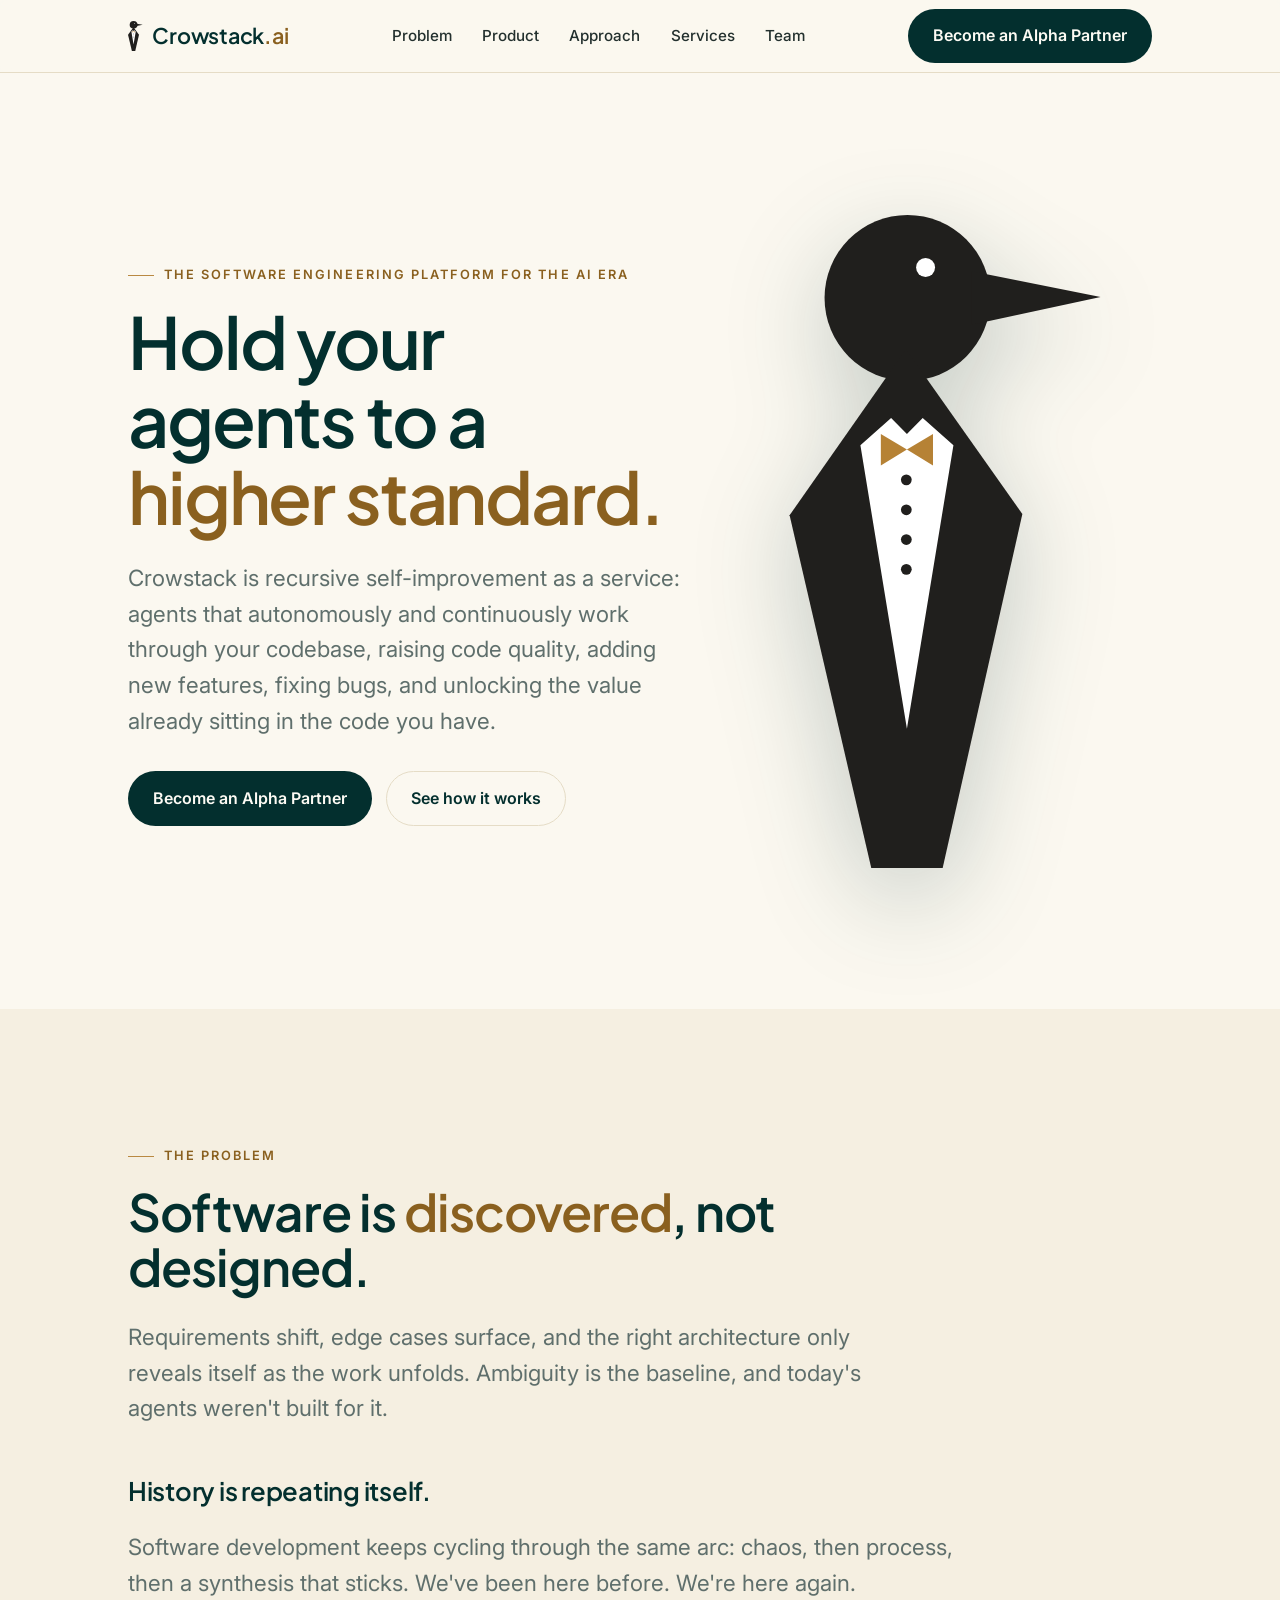
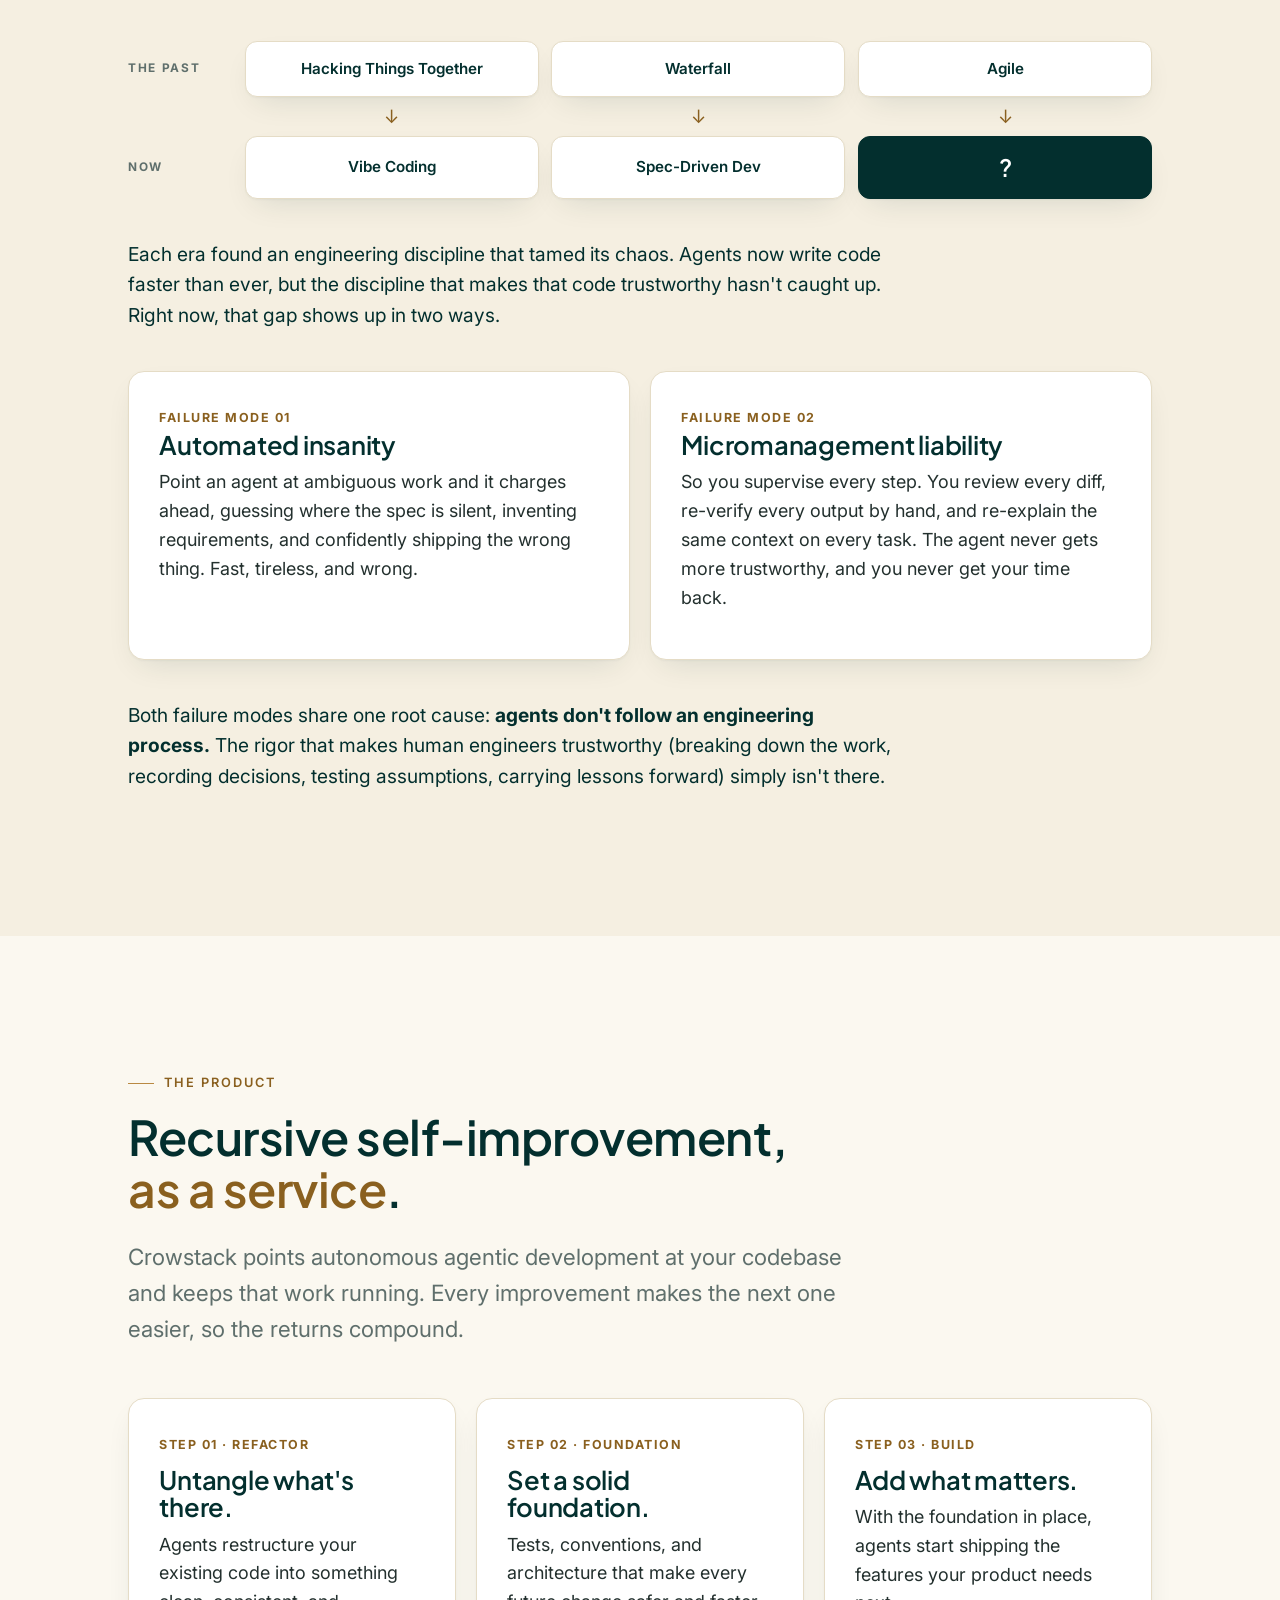
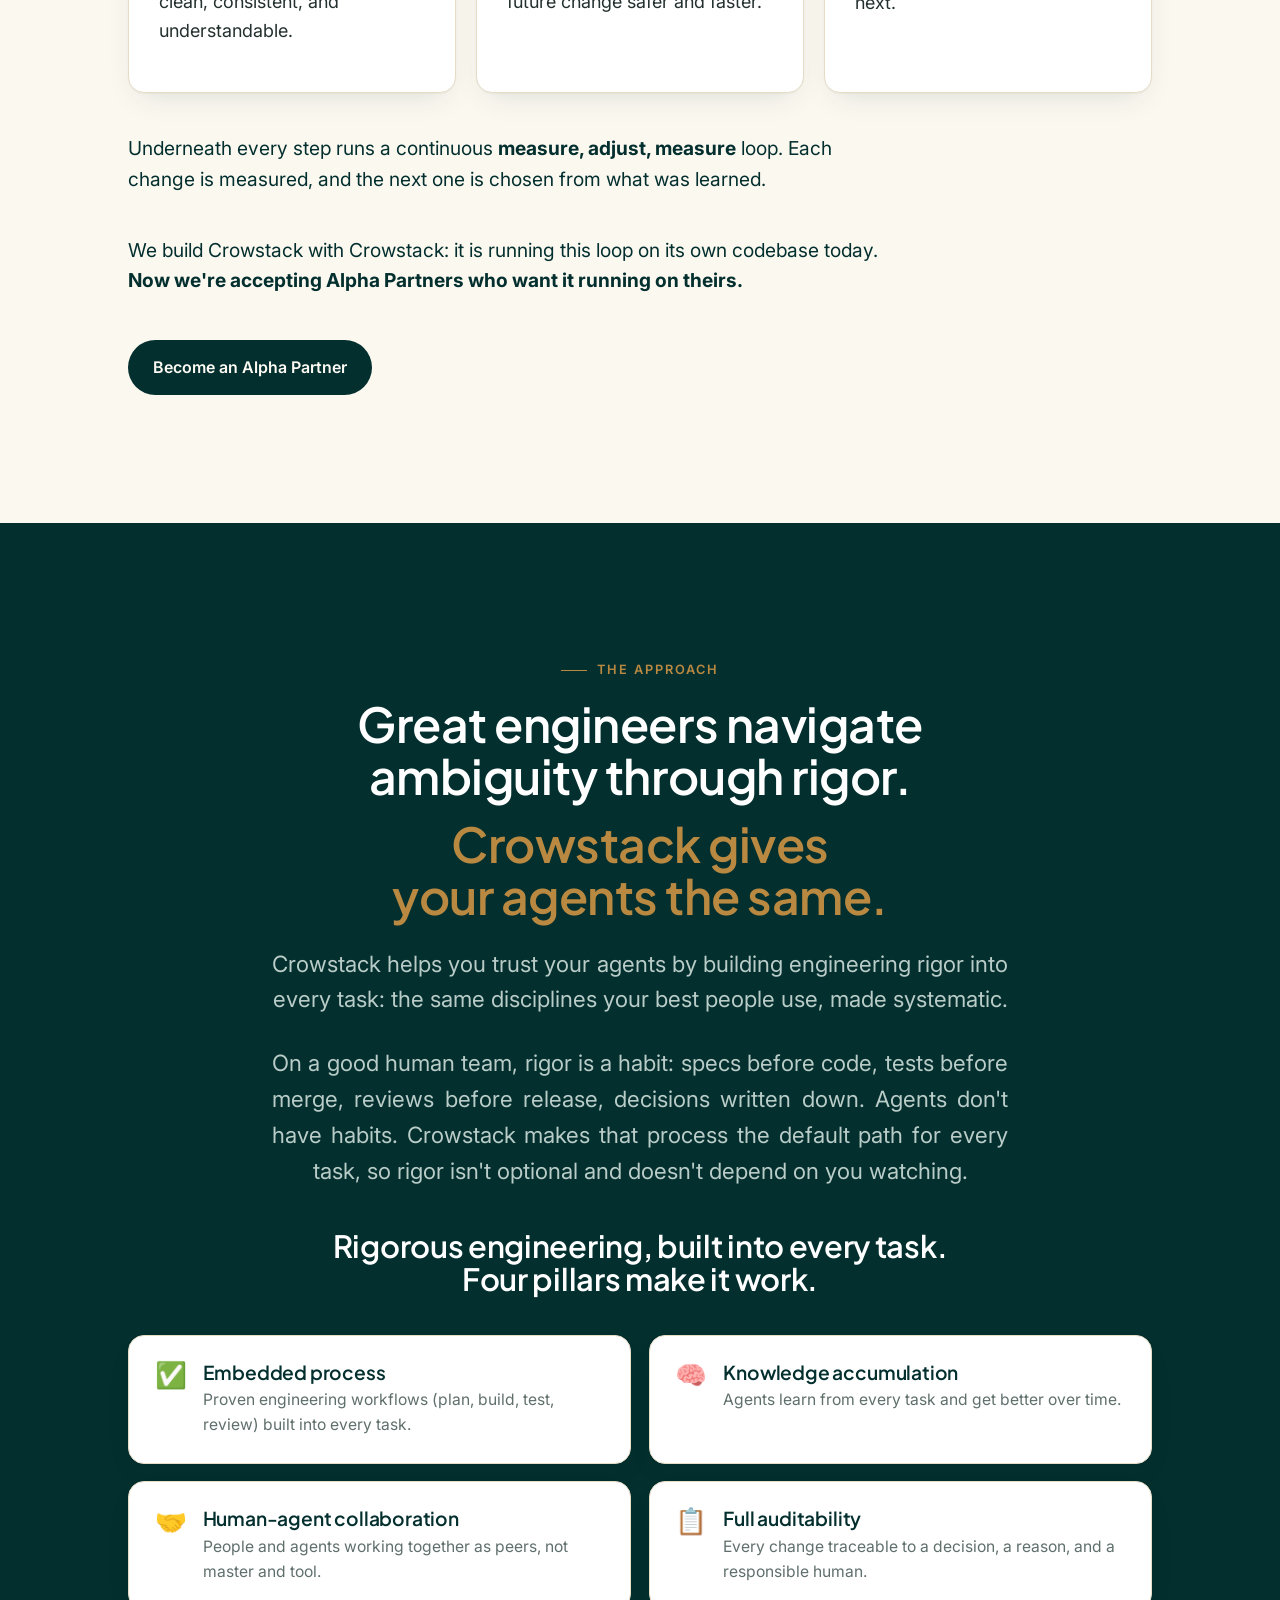
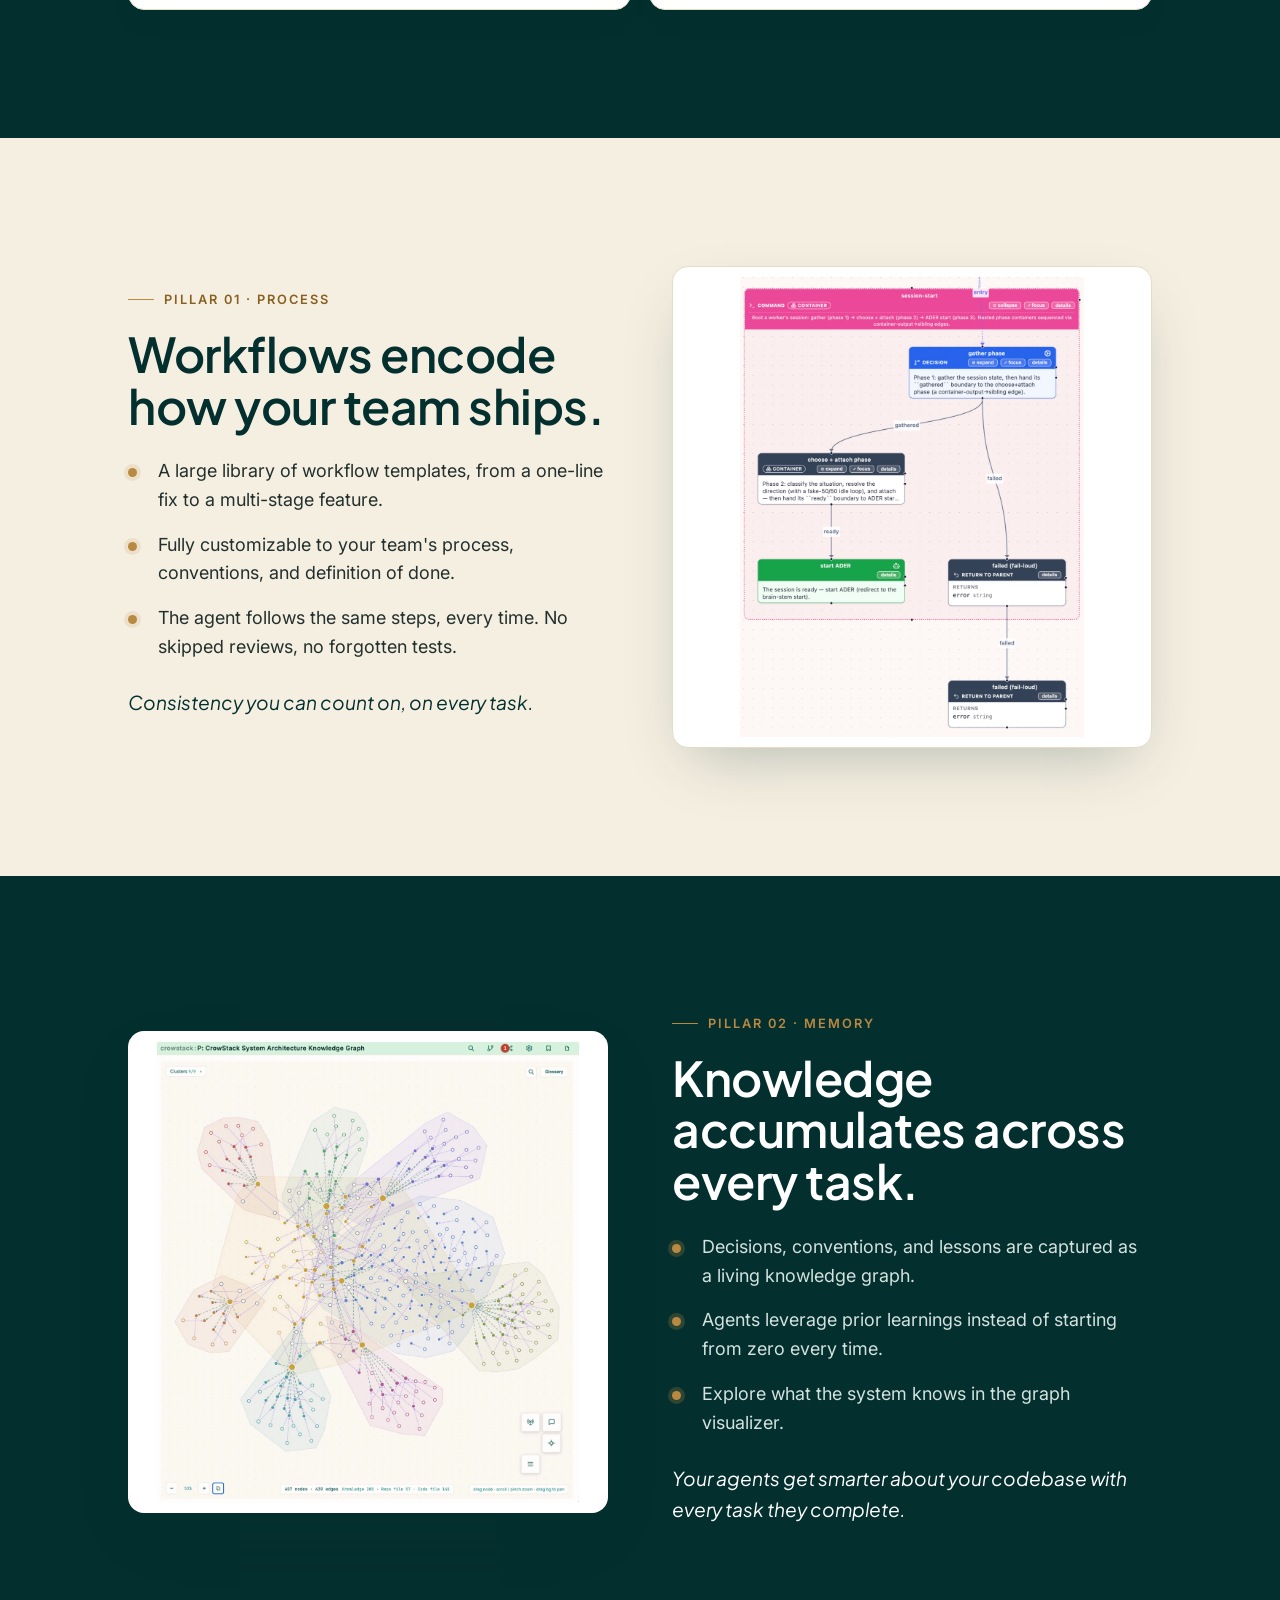
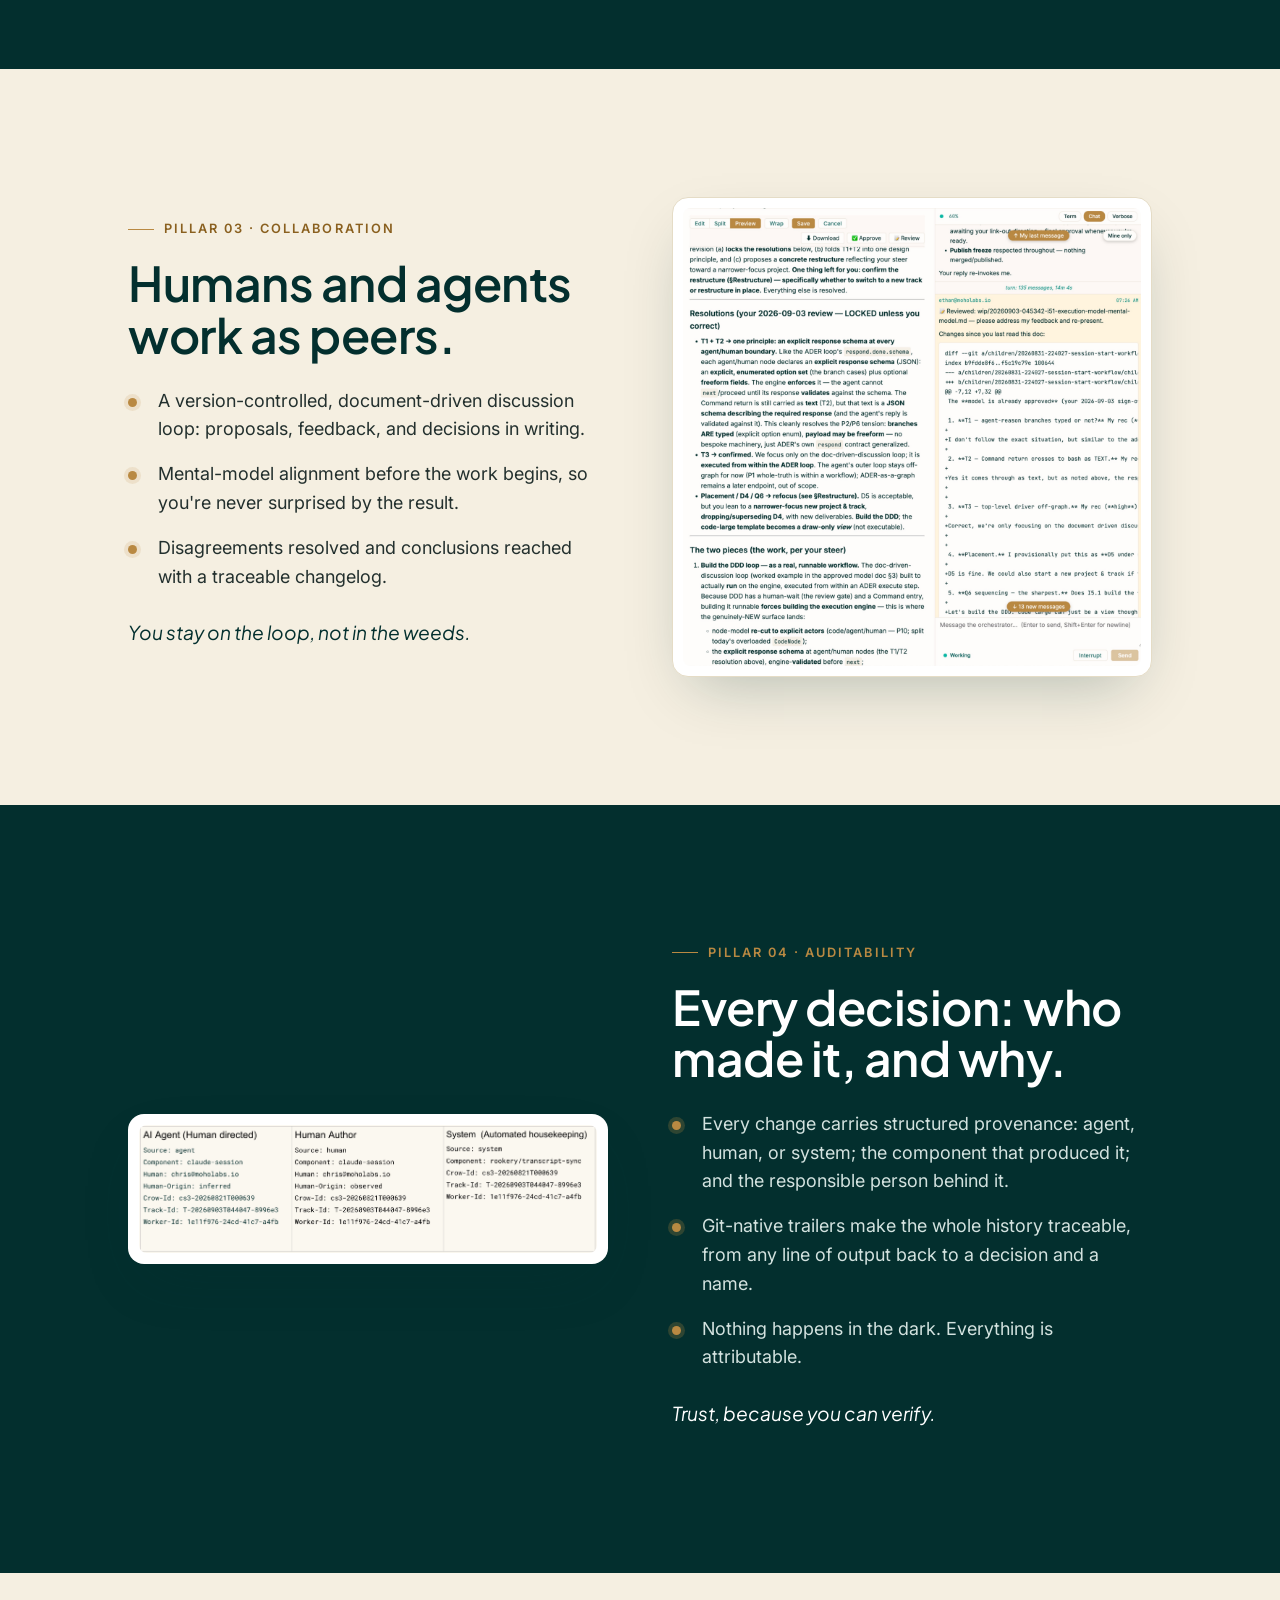
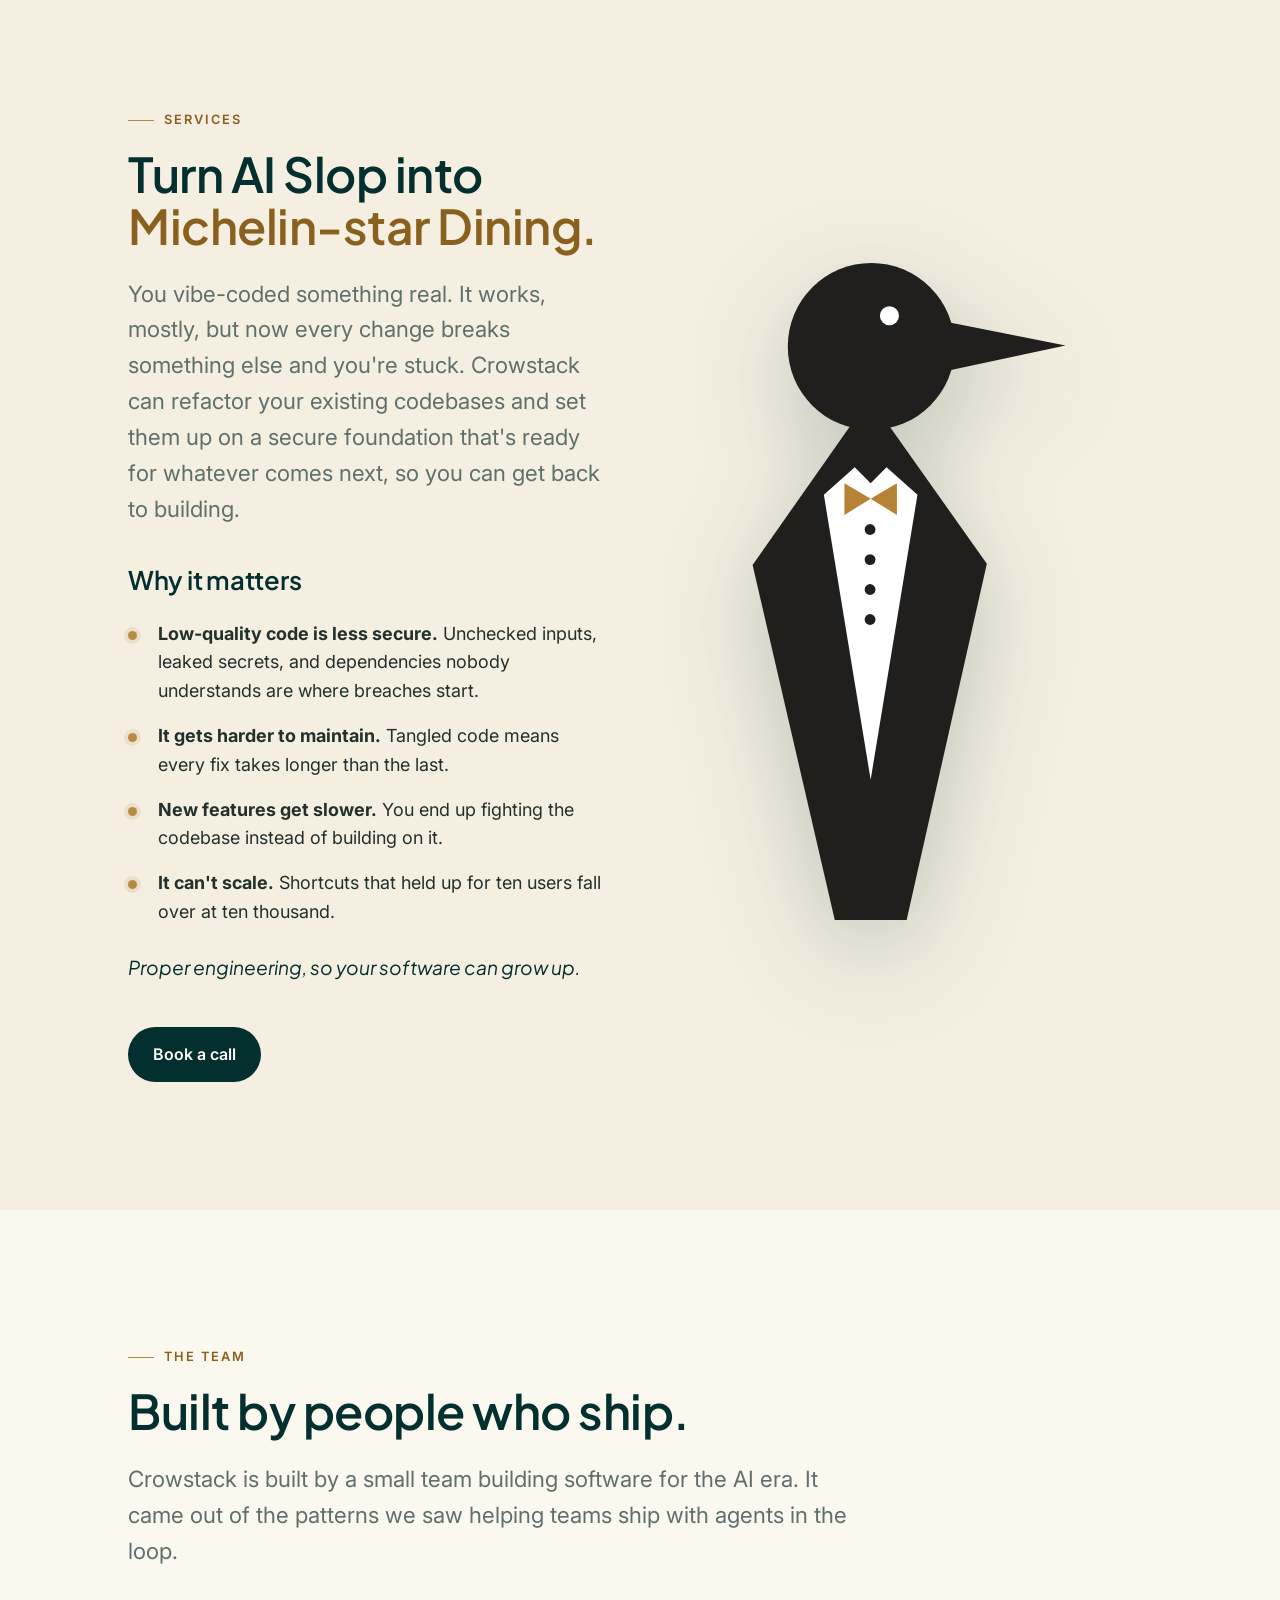
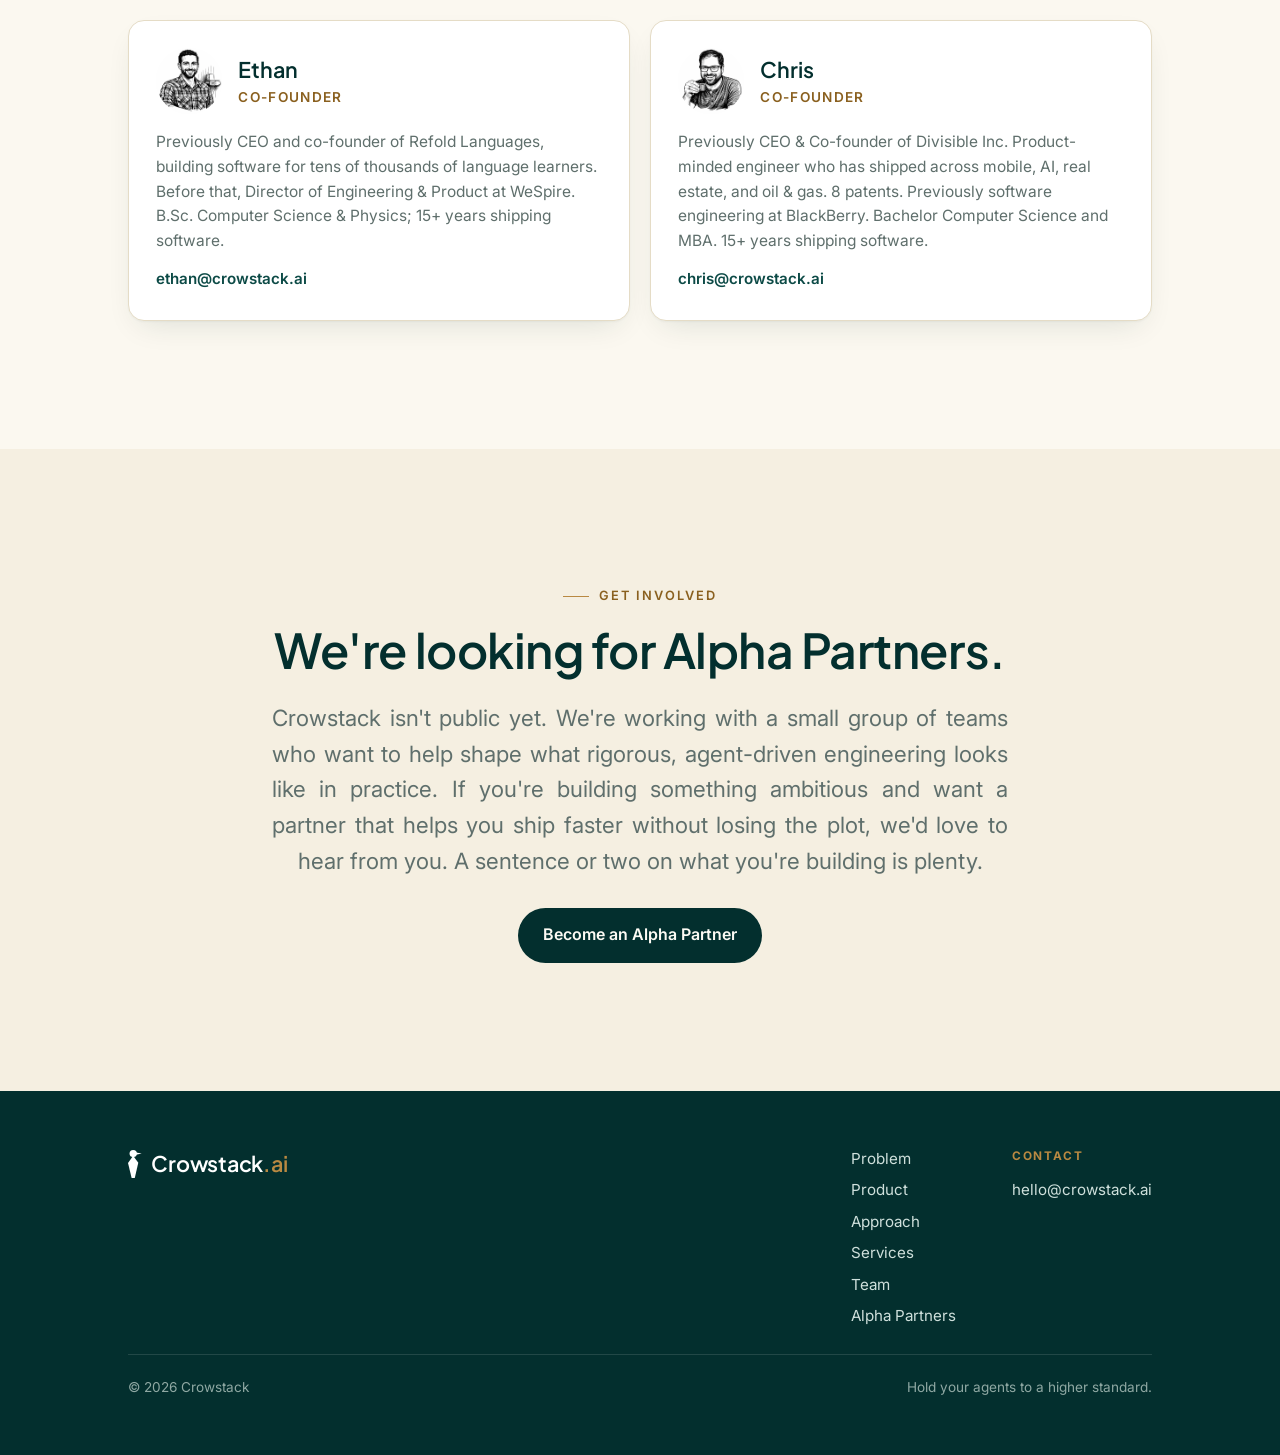
<file: index.html>
<!DOCTYPE html>
<html lang="en">
<head>
<meta charset="utf-8">
<meta name="viewport" content="width=device-width, initial-scale=1">
<title>Crowstack: Hold your agents to a higher standard</title>
<meta name="description" content="Crowstack is recursive self-improvement as a service: agents that continuously improve your codebase, raising code quality, adding features, and fixing bugs.">
<link rel="icon" href="favicon.ico">
<link rel="preconnect" href="https://fonts.googleapis.com">
<link rel="preconnect" href="https://fonts.gstatic.com" crossorigin>
<link href="https://fonts.googleapis.com/css2?family=Plus+Jakarta+Sans:ital,wght@0,400..700;1,400..700&family=Inter:wght@400;500;600;700&display=swap" rel="stylesheet">
<link rel="stylesheet" href="styles.css?v=20261105-1">
</head>
<body>

<!-- ===================== NAV ===================== -->
<header class="nav">
  <div class="container nav__inner">
    <a class="brand" href="#top">
      <img src="assets/crowstack-crow-gold-tie.svg" alt="Crowstack">
      <span>Crowstack<span class="dot">.ai</span></span>
    </a>
    <nav class="nav__links">
      <a href="#problem">Problem</a>
      <a href="#product">Product</a>
      <a href="#approach">Approach</a>
      <a href="#services">Services</a>
      <a href="#team">Team</a>
    </nav>
    <div class="nav__cta">
      <a class="btn btn-primary" href="https://docs.google.com/forms/d/e/1FAIpQLSdmD4PJmf8b31ppIlkDdVVbt7W2wil2nHHQWsM85WrEWb5RtA/viewform" target="_blank" rel="noopener">Become an Alpha Partner</a>
    </div>
  </div>
</header>

<main id="top">

  <!-- ===================== HERO ===================== -->
  <section class="hero">
    <div class="container hero__grid">
      <div class="hero__copy">
        <p class="eyebrow">The software engineering platform for the AI era</p>
        <h1 class="hero__title">Hold your agents to a <span class="accent-gold">higher standard.</span></h1>
        <p class="lede hero__sub">Crowstack is recursive self-improvement as a service: agents that autonomously and continuously work through your codebase, raising code quality, adding new features, fixing bugs, and unlocking the value already sitting in the code you have.</p>
        <div class="hero__actions">
          <a class="btn btn-primary" href="https://docs.google.com/forms/d/e/1FAIpQLSdmD4PJmf8b31ppIlkDdVVbt7W2wil2nHHQWsM85WrEWb5RtA/viewform" target="_blank" rel="noopener">Become an Alpha Partner</a>
          <a class="btn btn-ghost" href="#problem">See how it works</a>
        </div>
      </div>
      <div class="hero__art">
        <img src="assets/crowstack-crow-gold-tie.svg" alt="The Crowstack crow butler">
      </div>
    </div>
  </section>

  <!-- ===================== PROBLEM ===================== -->
  <section class="section section--alt anchor" id="problem">
    <div class="container">
      <div class="section-head">
        <p class="eyebrow">The problem</p>
        <h2 class="lead-line">Software is <span class="accent">discovered</span>, not designed.</h2>
        <p class="lede">Requirements shift, edge cases surface, and the right architecture only reveals itself as the work unfolds. Ambiguity is the baseline, and today's agents weren't built for it.</p>
      </div>

      <div class="subsection">
        <h3 class="h3 history-title">History is repeating itself.</h3>
        <p class="lede">Software development keeps cycling through the same arc: chaos, then process, then a synthesis that sticks. We've been here before. We're here again.</p>
        <div class="timeline">
          <div class="tl-row">
            <span class="tl-label">The past</span>
            <span class="chip">Hacking Things Together</span>
            <span class="chip">Waterfall</span>
            <span class="chip">Agile</span>
          </div>
          <div class="tl-arrows" aria-hidden="true"><span></span><span>&#8595;</span><span>&#8595;</span><span>&#8595;</span></div>
          <div class="tl-row">
            <span class="tl-label">Now</span>
            <span class="chip">Vibe Coding</span>
            <span class="chip">Spec-Driven Dev</span>
            <span class="chip chip-q">?</span>
          </div>
        </div>
        <p class="rootcause">Each era found an engineering discipline that tamed its chaos. Agents now write code faster than ever, but the discipline that makes that code trustworthy hasn't caught up. Right now, that gap shows up in two ways.</p>
      </div>

      <div class="failure-grid">
        <div class="fcard">
          <span class="tag">Failure mode 01</span>
          <h3 class="h3">Automated insanity</h3>
          <p>Point an agent at ambiguous work and it charges ahead, guessing where the spec is silent, inventing requirements, and confidently shipping the wrong thing. Fast, tireless, and wrong.</p>
        </div>
        <div class="fcard">
          <span class="tag">Failure mode 02</span>
          <h3 class="h3">Micromanagement liability</h3>
          <p>So you supervise every step. You review every diff, re-verify every output by hand, and re-explain the same context on every task. The agent never gets more trustworthy, and you never get your time back.</p>
        </div>
      </div>

      <p class="rootcause">Both failure modes share one root cause: <strong>agents don't follow an engineering process.</strong> The rigor that makes human engineers trustworthy (breaking down the work, recording decisions, testing assumptions, carrying lessons forward) simply isn't there.</p>
    </div>
  </section>

  <!-- ===================== PRODUCT ===================== -->
  <section class="section anchor" id="product">
    <div class="container">
      <div class="section-head">
        <p class="eyebrow">The product</p>
        <h2 class="h2">Recursive self-improvement, <span class="accent nowrap">as a service</span>.</h2>
        <p class="lede">Crowstack points autonomous agentic development at your codebase and keeps that work running. Every improvement makes the next one easier, so the returns compound.</p>
      </div>

      <div class="step-grid">
        <div class="fcard">
          <span class="tag">Step 01 · Refactor</span>
          <h3 class="h3">Untangle what's there.</h3>
          <p>Agents restructure your existing code into something clean, consistent, and understandable.</p>
        </div>
        <div class="fcard">
          <span class="tag">Step 02 · Foundation</span>
          <h3 class="h3">Set a solid foundation.</h3>
          <p>Tests, conventions, and architecture that make every future change safer and faster.</p>
        </div>
        <div class="fcard">
          <span class="tag">Step 03 · Build</span>
          <h3 class="h3">Add what matters.</h3>
          <p>With the foundation in place, agents start shipping the features your product needs next.</p>
        </div>
      </div>

      <div class="loop">
        <p class="rootcause">Underneath every step runs a continuous <strong>measure, adjust, measure</strong> loop. Each change is measured, and the next one is chosen from what was learned.</p>
      </div>

      <p class="rootcause">We build Crowstack with Crowstack: it is running this loop on its own codebase today. <strong>Now we're accepting Alpha Partners who want it running on theirs.</strong></p>
      <a class="btn btn-primary product__cta" href="https://docs.google.com/forms/d/e/1FAIpQLSdmD4PJmf8b31ppIlkDdVVbt7W2wil2nHHQWsM85WrEWb5RtA/viewform" target="_blank" rel="noopener">Become an Alpha Partner</a>
    </div>
  </section>

  <!-- ===================== SOLUTION / PROMISE ===================== -->
  <section class="section section--ink anchor" id="approach">
    <div class="container">
      <div class="section-head center section-head--flush">
        <p class="eyebrow">The approach</p>
        <h2 class="h2">Great engineers navigate ambiguity through rigor.<br><span class="accent-gold approach-line2">Crowstack gives<br>your agents the same.</span></h2>
        <p class="lede">Crowstack helps you trust your agents by building engineering rigor into every task: the same disciplines your best people use, made systematic.</p>
      </div>

      <div class="solution-block">
        <p class="lede solution-lede">On a good human team, rigor is a habit: specs before code, tests before merge, reviews before release, decisions written down. Agents don't have habits. Crowstack makes that process the default path for every task, so rigor isn't optional and doesn't depend on you watching.</p>
      </div>

      <div class="pillars-intro">
        <h3 class="h3">Rigorous engineering, built into every task.<br>Four pillars make it work.</h3>
      </div>
      <div class="pillar-cards">
        <a class="pcard" href="#process">
          <span class="ic">✅</span>
          <div><h3>Embedded process</h3><p>Proven engineering workflows (plan, build, test, review) built into every task.</p></div>
        </a>
        <a class="pcard" href="#memory">
          <span class="ic">🧠</span>
          <div><h3>Knowledge accumulation</h3><p>Agents learn from every task and get better over time.</p></div>
        </a>
        <a class="pcard" href="#collaboration">
          <span class="ic">🤝</span>
          <div><h3>Human-agent collaboration</h3><p>People and agents working together as peers, not master and tool.</p></div>
        </a>
        <a class="pcard" href="#auditability">
          <span class="ic">📋</span>
          <div><h3>Full auditability</h3><p>Every change traceable to a decision, a reason, and a responsible human.</p></div>
        </a>
      </div>
    </div>
  </section>

  <!-- ===================== PILLAR 01 · PROCESS ===================== -->
  <section class="section section--alt pillar anchor" id="process">
    <div class="container pillar__grid">
      <div class="pillar__copy">
        <p class="eyebrow">Pillar 01 · Process</p>
        <h2 class="h2">Workflows encode how your team ships.</h2>
        <ul class="pillar__list">
          <li>A large library of workflow templates, from a one-line fix to a multi-stage feature.</li>
          <li>Fully customizable to your team's process, conventions, and definition of done.</li>
          <li>The agent follows the same steps, every time. No skipped reviews, no forgotten tests.</li>
        </ul>
        <p class="pillar__kicker">Consistency you can count on, on every task.</p>
      </div>
      <div class="pillar__media">
        <figure class="shot"><img src="assets/workflow.jpg" alt="A Crowstack workflow graph running through its steps" loading="lazy"></figure>
      </div>
    </div>
  </section>

  <!-- ===================== PILLAR 02 · MEMORY ===================== -->
  <section class="section section--ink pillar pillar--flip anchor" id="memory">
    <div class="container pillar__grid">
      <div class="pillar__copy">
        <p class="eyebrow">Pillar 02 · Memory</p>
        <h2 class="h2">Knowledge accumulates across every task.</h2>
        <ul class="pillar__list">
          <li>Decisions, conventions, and lessons are captured as a living knowledge graph.</li>
          <li>Agents leverage prior learnings instead of starting from zero every time.</li>
          <li>Explore what the system knows in the graph visualizer.</li>
        </ul>
        <p class="pillar__kicker">Your agents get smarter about your codebase with every task they complete.</p>
      </div>
      <div class="pillar__media">
        <figure class="shot"><img src="assets/memory.jpg" alt="The Crowstack knowledge-graph visualizer" loading="lazy"></figure>
      </div>
    </div>
  </section>

  <!-- ===================== PILLAR 03 · COLLABORATION ===================== -->
  <section class="section section--alt pillar anchor" id="collaboration">
    <div class="container pillar__grid">
      <div class="pillar__copy">
        <p class="eyebrow">Pillar 03 · Collaboration</p>
        <h2 class="h2">Humans and agents work as peers.</h2>
        <ul class="pillar__list">
          <li>A version-controlled, document-driven discussion loop: proposals, feedback, and decisions in writing.</li>
          <li>Mental-model alignment before the work begins, so you're never surprised by the result.</li>
          <li>Disagreements resolved and conclusions reached with a traceable changelog.</li>
        </ul>
        <p class="pillar__kicker">You stay on the loop, not in the weeds.</p>
      </div>
      <div class="pillar__media">
        <figure class="shot"><img src="assets/ddd.jpg" alt="A document-driven discussion: proposal, review, and agreed decision" loading="lazy"></figure>
      </div>
    </div>
  </section>

  <!-- ===================== PILLAR 04 · AUDITABILITY ===================== -->
  <section class="section section--ink pillar pillar--flip anchor" id="auditability">
    <div class="container pillar__grid">
      <div class="pillar__copy">
        <p class="eyebrow">Pillar 04 · Auditability</p>
        <h2 class="h2">Every decision: who made it, and why.</h2>
        <ul class="pillar__list">
          <li>Every change carries structured provenance: agent, human, or system; the component that produced it; and the responsible person behind it.</li>
          <li>Git-native trailers make the whole history traceable, from any line of output back to a decision and a name.</li>
          <li>Nothing happens in the dark. Everything is attributable.</li>
        </ul>
        <p class="pillar__kicker">Trust, because you can verify.</p>
      </div>
      <div class="pillar__media">
        <figure class="shot"><img src="assets/auditability.jpg" alt="Provenance trailers: agent-directed, human-authored, and system commits" loading="lazy"></figure>
      </div>
    </div>
  </section>

  <!-- ===================== SERVICES ===================== -->
  <section class="section section--alt pillar anchor" id="services">
    <div class="container pillar__grid">
      <div class="pillar__copy">
        <p class="eyebrow">Services</p>
        <h2 class="h2">Turn AI Slop into <span class="accent-gold">Michelin-star Dining.</span></h2>
        <p class="lede services__lede">You vibe-coded something real. It works, mostly, but now every change breaks something else and you're stuck. Crowstack can refactor your existing codebases and set them up on a secure foundation that's ready for whatever comes next, so you can get back to building.</p>
        <h3 class="h3 services__why">Why it matters</h3>
        <ul class="pillar__list">
          <li><strong>Low-quality code is less secure.</strong> Unchecked inputs, leaked secrets, and dependencies nobody understands are where breaches start.</li>
          <li><strong>It gets harder to maintain.</strong> Tangled code means every fix takes longer than the last.</li>
          <li><strong>New features get slower.</strong> You end up fighting the codebase instead of building on it.</li>
          <li><strong>It can't scale.</strong> Shortcuts that held up for ten users fall over at ten thousand.</li>
        </ul>
        <p class="pillar__kicker">Proper engineering, so your software can grow up.</p>
        <a class="btn btn-primary services__cta" href="https://calendar.app.google/LeszBhLbjRBb8Lea9" target="_blank" rel="noopener">Book a call</a>
      </div>
      <div class="pillar__media services__art">
        <img src="assets/crowstack-crow-gold-tie.svg" alt="The Crowstack crow butler" loading="lazy">
      </div>
    </div>
  </section>

  <!-- ===================== TEAM ===================== -->
  <section class="section anchor" id="team">
    <div class="container">
      <div class="section-head">
        <p class="eyebrow">The team</p>
        <h2 class="h2">Built by people who ship.</h2>
        <p class="lede">Crowstack is built by a small team building software for the AI era. It came out of the patterns we saw helping teams ship with agents in the loop.</p>
      </div>
      <div class="team-grid">
        <div class="member">
          <div class="member__top">
            <img src="assets/ethan.png" alt="Ethan">
            <div>
              <div class="member__name">Ethan</div>
              <div class="member__role">Co-founder</div>
            </div>
          </div>
          <p>Previously CEO and co-founder of Refold Languages, building software for tens of thousands of language learners. Before that, Director of Engineering &amp; Product at WeSpire. B.Sc. Computer Science &amp; Physics; 15+ years shipping software.</p>
          <a href="mailto:ethan@crowstack.ai">ethan@crowstack.ai</a>
        </div>
        <div class="member">
          <div class="member__top">
            <img src="assets/chris.png" alt="Chris">
            <div>
              <div class="member__name">Chris</div>
              <div class="member__role">Co-founder</div>
            </div>
          </div>
          <p>Previously CEO &amp; Co-founder of Divisible Inc. Product-minded engineer who has shipped across mobile, AI, real estate, and oil &amp; gas. 8 patents. Previously software engineering at BlackBerry. Bachelor Computer Science and MBA. 15+ years shipping software.</p>
          <a href="mailto:chris@crowstack.ai">chris@crowstack.ai</a>
        </div>
      </div>
    </div>
  </section>

  <!-- ===================== ALPHA CTA ===================== -->
  <section class="section section--alt anchor" id="alpha">
    <div class="container cta-wrap">
      <p class="eyebrow" style="justify-content:center">Get involved</p>
      <h2 class="h2">We're looking for Alpha Partners.</h2>
      <p class="lede">Crowstack isn't public yet. We're working with a small group of teams who want to help shape what rigorous, agent-driven engineering looks like in practice. If you're building something ambitious and want a partner that helps you ship faster without losing the plot, we'd love to hear from you. A sentence or two on what you're building is plenty.</p>
      <a class="btn btn-primary" href="https://docs.google.com/forms/d/e/1FAIpQLSdmD4PJmf8b31ppIlkDdVVbt7W2wil2nHHQWsM85WrEWb5RtA/viewform" target="_blank" rel="noopener">Become an Alpha Partner</a>
    </div>
  </section>

</main>

<!-- ===================== FOOTER (sitemap; same markup on every page) ===================== -->
<footer class="footer">
  <div class="container">
    <div class="footer__inner">
      <a class="brand" href="/"><img class="footlogo" src="/assets/crowstack-crow-gold-tie.svg" alt="" style="height:28px"><span>Crowstack<span style="color:var(--gold)">.ai</span></span></a>
      <nav class="footer__sitemap" aria-label="Sitemap">
        <div class="footer__col">
          <a href="/#problem">Problem</a>
          <a href="/#product">Product</a>
          <a href="/#approach">Approach</a>
          <a href="/#services">Services</a>
          <a href="/#team">Team</a>
          <a href="/#alpha">Alpha Partners</a>
        </div>
        <div class="footer__col">
          <p class="footer__heading">Contact</p>
          <a href="mailto:hello@crowstack.ai">hello@crowstack.ai</a>
        </div>
      </nav>
    </div>
    <div class="footer__meta">
      <span>© 2026 Crowstack</span>
      <span>Hold your agents to a higher standard.</span>
    </div>
  </div>
</footer>

</body>
</html>
</file>
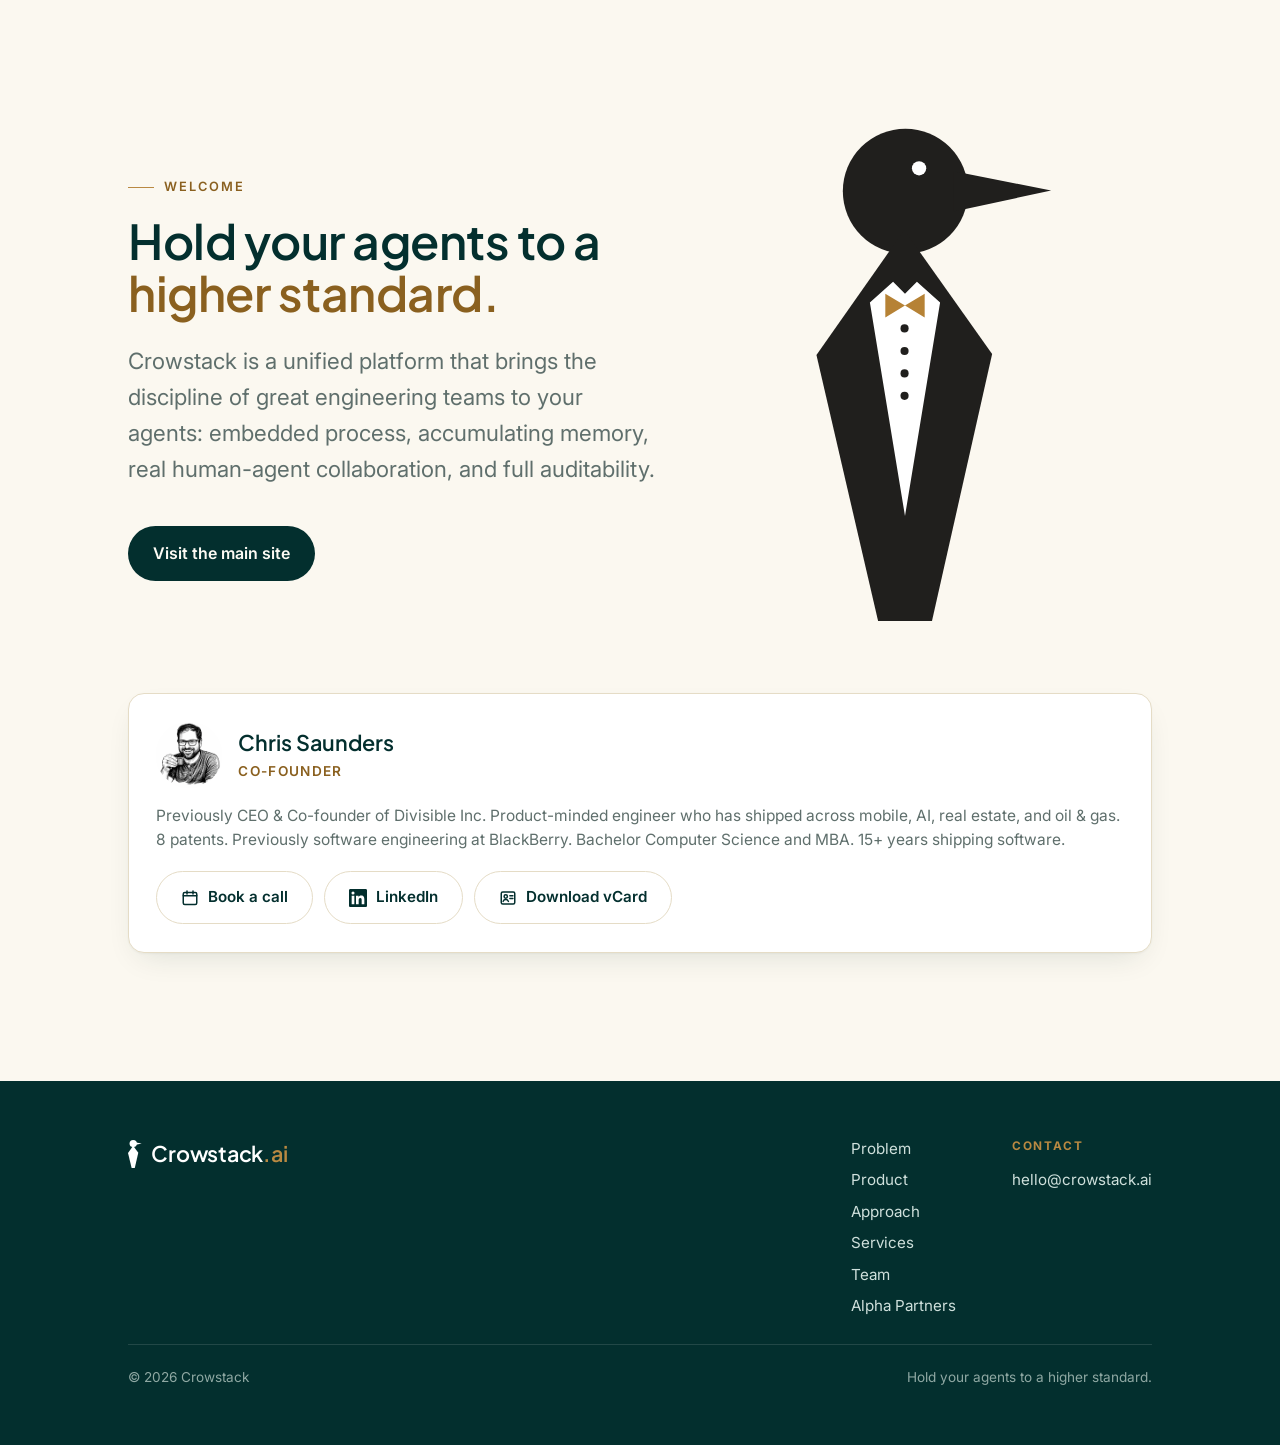
<file: chris/index.html>
<!DOCTYPE html>
<html lang="en">
<head>
<meta charset="utf-8">
<meta name="viewport" content="width=device-width, initial-scale=1">
<title>Chris Saunders &middot; Crowstack</title>
<meta name="description" content="Chris Saunders, Co-founder of Crowstack.">
<link rel="icon" href="../favicon.ico">
<link rel="preconnect" href="https://fonts.googleapis.com">
<link rel="preconnect" href="https://fonts.gstatic.com" crossorigin>
<link href="https://fonts.googleapis.com/css2?family=Plus+Jakarta+Sans:ital,wght@0,400..700;1,400..700&family=Inter:wght@400;500;600;700&display=swap" rel="stylesheet">
<link rel="stylesheet" href="../styles.css?v=20261105-1">
<style>
  /* welcome landing specifics (reuses the root design system) */
  .welcome { min-height: 100vh; display: grid; align-content: center; }
  .welcome__head { display: grid; grid-template-columns: 1.1fr .9fr; gap: clamp(28px, 5vw, 64px); align-items: center; }
  .welcome__intro .eyebrow { justify-content: flex-start; }
  .welcome__actions { margin-top: var(--space-lg); display: flex; }
  .welcome__art { display: grid; place-items: center; }
  .welcome__logo { width: min(240px, 72%); height: auto; display: block; }
  .founders { margin-top: clamp(3rem, 6vw, 4.5rem); }
  .founders.team-grid { grid-template-columns: 1fr; }
  .founder__actions { display: flex; flex-wrap: wrap; gap: .7rem; margin-top: 1.1rem; }
  .founder__actions .btn { display: inline-flex; align-items: center; justify-content: center; gap: .55rem; }
  .btn__ic { width: 18px; height: 18px; flex: none; }
  @media (max-width: 760px) {
    .welcome__head { grid-template-columns: 1fr; }
    .welcome__art { display: none; }
  }
</style>
</head>
<body>
  <main class="section welcome">
    <div class="container">

      <div class="welcome__head">
        <div class="welcome__intro">
          <p class="eyebrow">Welcome</p>
          <h1 class="h2">Hold your agents to a <span class="accent-gold">higher standard.</span></h1>
          <p class="lede">Crowstack is a unified platform that brings the discipline of great engineering teams to your agents: embedded process, accumulating memory, real human-agent collaboration, and full auditability.</p>
          <div class="welcome__actions">
            <a class="btn btn-primary" href="../">Visit the main site</a>
          </div>
        </div>
        <div class="welcome__art">
          <img class="welcome__logo" src="../assets/crowstack-crow-gold-tie.svg" alt="Crowstack">
        </div>
      </div>

      <div class="founders team-grid">

        <div class="member">
          <div class="member__top">
            <img src="../assets/chris.png" alt="Chris">
            <div>
              <div class="member__name">Chris Saunders</div>
              <div class="member__role">Co-founder</div>
            </div>
          </div>
          <p>Previously CEO &amp; Co-founder of Divisible Inc. Product-minded engineer who has shipped across mobile, AI, real estate, and oil &amp; gas. 8 patents. Previously software engineering at BlackBerry. Bachelor Computer Science and MBA. 15+ years shipping software.</p>
          <div class="founder__actions">
            <a class="btn btn-ghost" href="https://calendar.app.google/LeszBhLbjRBb8Lea9" target="_blank" rel="noopener"><svg class="btn__ic" viewBox="0 0 24 24" fill="none" stroke="currentColor" stroke-width="2" stroke-linecap="round" stroke-linejoin="round" aria-hidden="true"><rect x="3" y="4.5" width="18" height="16" rx="2"/><line x1="3" y1="9" x2="21" y2="9"/><line x1="8" y1="2.5" x2="8" y2="6.5"/><line x1="16" y1="2.5" x2="16" y2="6.5"/></svg>Book a call</a>
            <a class="btn btn-ghost" href="https://www.linkedin.com/in/csaundersca" target="_blank" rel="noopener"><svg class="btn__ic" viewBox="0 0 24 24" fill="currentColor" aria-hidden="true"><path d="M20.45 20.45h-3.56v-5.57c0-1.33-.02-3.04-1.85-3.04-1.86 0-2.14 1.45-2.14 2.94v5.67H9.34V9h3.42v1.56h.05c.48-.9 1.64-1.85 3.37-1.85 3.6 0 4.27 2.37 4.27 5.46v6.28zM5.34 7.43a2.07 2.07 0 1 1 0-4.14 2.07 2.07 0 0 1 0 4.14zM7.12 20.45H3.56V9h3.56v11.45zM22.22 0H1.77C.79 0 0 .77 0 1.73v20.54C0 23.22.79 24 1.77 24h20.45c.98 0 1.78-.78 1.78-1.73V1.73C24 .77 23.2 0 22.22 0z"/></svg>LinkedIn</a>
            <a class="btn btn-ghost" href="chris.vcf" download="Chris-Crowstack.vcf"><svg class="btn__ic" viewBox="0 0 24 24" fill="none" stroke="currentColor" stroke-width="2" stroke-linecap="round" stroke-linejoin="round" aria-hidden="true"><rect x="3" y="4" width="18" height="16" rx="2"/><circle cx="9" cy="10" r="2.2"/><path d="M5.5 16.5c.6-1.8 2-2.6 3.5-2.6s2.9.8 3.5 2.6"/><line x1="14.5" y1="9" x2="18.5" y2="9"/><line x1="14.5" y1="12.5" x2="18.5" y2="12.5"/></svg>Download vCard</a>
          </div>
        </div>

      </div>

    </div>
  </main>

<!-- ===================== FOOTER (sitemap; same markup on every page) ===================== -->
<footer class="footer">
  <div class="container">
    <div class="footer__inner">
      <a class="brand" href="/"><img class="footlogo" src="/assets/crowstack-crow-gold-tie.svg" alt="" style="height:28px"><span>Crowstack<span style="color:var(--gold)">.ai</span></span></a>
      <nav class="footer__sitemap" aria-label="Sitemap">
        <div class="footer__col">
          <a href="/#problem">Problem</a>
          <a href="/#product">Product</a>
          <a href="/#approach">Approach</a>
          <a href="/#services">Services</a>
          <a href="/#team">Team</a>
          <a href="/#alpha">Alpha Partners</a>
        </div>
        <div class="footer__col">
          <p class="footer__heading">Contact</p>
          <a href="mailto:hello@crowstack.ai">hello@crowstack.ai</a>
        </div>
      </nav>
    </div>
    <div class="footer__meta">
      <span>© 2026 Crowstack</span>
      <span>Hold your agents to a higher standard.</span>
    </div>
  </div>
</footer>
</body>
</html>
</file>
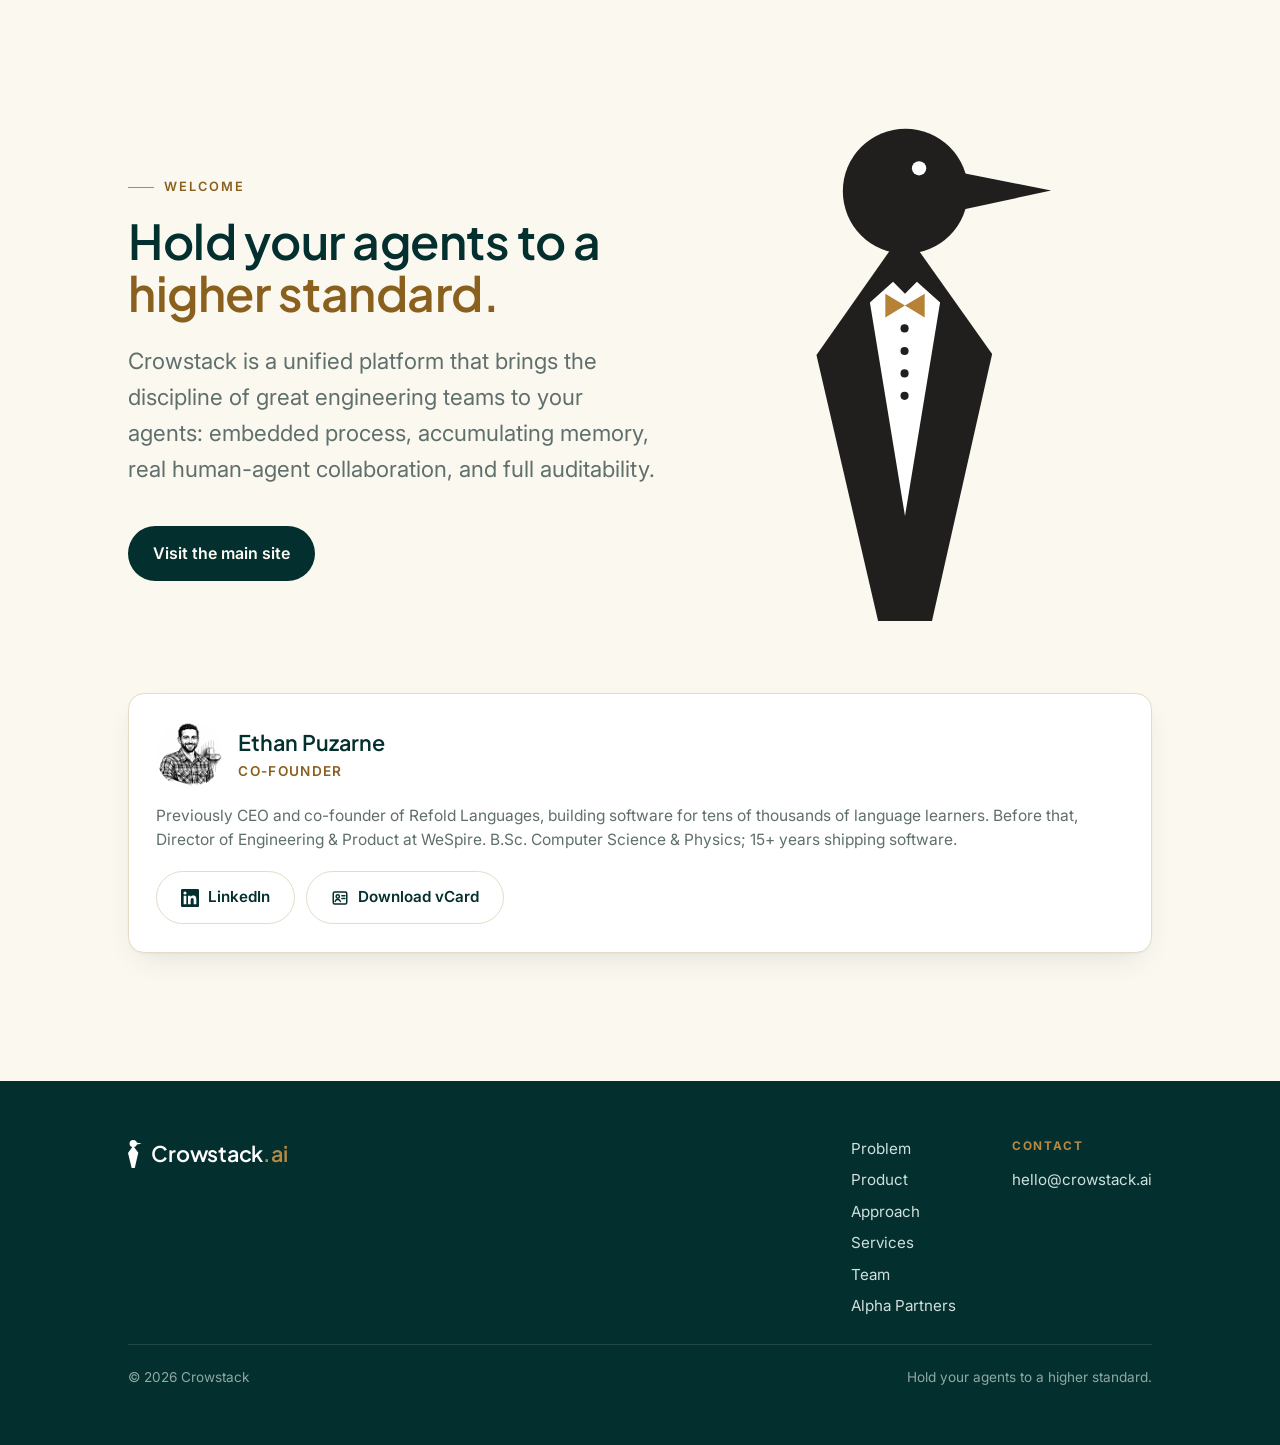
<file: ethan/index.html>
<!DOCTYPE html>
<html lang="en">
<head>
<meta charset="utf-8">
<meta name="viewport" content="width=device-width, initial-scale=1">
<title>Ethan Puzarne &middot; Crowstack</title>
<meta name="description" content="Ethan Puzarne, Co-founder of Crowstack.">
<link rel="icon" href="../favicon.ico">
<link rel="preconnect" href="https://fonts.googleapis.com">
<link rel="preconnect" href="https://fonts.gstatic.com" crossorigin>
<link href="https://fonts.googleapis.com/css2?family=Plus+Jakarta+Sans:ital,wght@0,400..700;1,400..700&family=Inter:wght@400;500;600;700&display=swap" rel="stylesheet">
<link rel="stylesheet" href="../styles.css?v=20261105-1">
<style>
  /* welcome landing specifics (reuses the root design system) */
  .welcome { min-height: 100vh; display: grid; align-content: center; }
  .welcome__head { display: grid; grid-template-columns: 1.1fr .9fr; gap: clamp(28px, 5vw, 64px); align-items: center; }
  .welcome__intro .eyebrow { justify-content: flex-start; }
  .welcome__actions { margin-top: var(--space-lg); display: flex; }
  .welcome__art { display: grid; place-items: center; }
  .welcome__logo { width: min(240px, 72%); height: auto; display: block; }
  .founders { margin-top: clamp(3rem, 6vw, 4.5rem); }
  .founders.team-grid { grid-template-columns: 1fr; }
  .founder__actions { display: flex; flex-wrap: wrap; gap: .7rem; margin-top: 1.1rem; }
  .founder__actions .btn { display: inline-flex; align-items: center; justify-content: center; gap: .55rem; }
  .btn__ic { width: 18px; height: 18px; flex: none; }
  @media (max-width: 760px) {
    .welcome__head { grid-template-columns: 1fr; }
    .welcome__art { display: none; }
  }
</style>
</head>
<body>
  <main class="section welcome">
    <div class="container">

      <div class="welcome__head">
        <div class="welcome__intro">
          <p class="eyebrow">Welcome</p>
          <h1 class="h2">Hold your agents to a <span class="accent-gold">higher standard.</span></h1>
          <p class="lede">Crowstack is a unified platform that brings the discipline of great engineering teams to your agents: embedded process, accumulating memory, real human-agent collaboration, and full auditability.</p>
          <div class="welcome__actions">
            <a class="btn btn-primary" href="../">Visit the main site</a>
          </div>
        </div>
        <div class="welcome__art">
          <img class="welcome__logo" src="../assets/crowstack-crow-gold-tie.svg" alt="Crowstack">
        </div>
      </div>

      <div class="founders team-grid">

        <div class="member">
          <div class="member__top">
            <img src="../assets/ethan.png" alt="Ethan">
            <div>
              <div class="member__name">Ethan Puzarne</div>
              <div class="member__role">Co-founder</div>
            </div>
          </div>
          <p>Previously CEO and co-founder of Refold Languages, building software for tens of thousands of language learners. Before that, Director of Engineering &amp; Product at WeSpire. B.Sc. Computer Science &amp; Physics; 15+ years shipping software.</p>
          <div class="founder__actions">
            <a class="btn btn-ghost" href="https://www.linkedin.com/in/epuzarne" target="_blank" rel="noopener"><svg class="btn__ic" viewBox="0 0 24 24" fill="currentColor" aria-hidden="true"><path d="M20.45 20.45h-3.56v-5.57c0-1.33-.02-3.04-1.85-3.04-1.86 0-2.14 1.45-2.14 2.94v5.67H9.34V9h3.42v1.56h.05c.48-.9 1.64-1.85 3.37-1.85 3.6 0 4.27 2.37 4.27 5.46v6.28zM5.34 7.43a2.07 2.07 0 1 1 0-4.14 2.07 2.07 0 0 1 0 4.14zM7.12 20.45H3.56V9h3.56v11.45zM22.22 0H1.77C.79 0 0 .77 0 1.73v20.54C0 23.22.79 24 1.77 24h20.45c.98 0 1.78-.78 1.78-1.73V1.73C24 .77 23.2 0 22.22 0z"/></svg>LinkedIn</a>
            <a class="btn btn-ghost" href="ethan.vcf" download="Ethan-Crowstack.vcf"><svg class="btn__ic" viewBox="0 0 24 24" fill="none" stroke="currentColor" stroke-width="2" stroke-linecap="round" stroke-linejoin="round" aria-hidden="true"><rect x="3" y="4" width="18" height="16" rx="2"/><circle cx="9" cy="10" r="2.2"/><path d="M5.5 16.5c.6-1.8 2-2.6 3.5-2.6s2.9.8 3.5 2.6"/><line x1="14.5" y1="9" x2="18.5" y2="9"/><line x1="14.5" y1="12.5" x2="18.5" y2="12.5"/></svg>Download vCard</a>
          </div>
        </div>

      </div>

    </div>
  </main>

<!-- ===================== FOOTER (sitemap; same markup on every page) ===================== -->
<footer class="footer">
  <div class="container">
    <div class="footer__inner">
      <a class="brand" href="/"><img class="footlogo" src="/assets/crowstack-crow-gold-tie.svg" alt="" style="height:28px"><span>Crowstack<span style="color:var(--gold)">.ai</span></span></a>
      <nav class="footer__sitemap" aria-label="Sitemap">
        <div class="footer__col">
          <a href="/#problem">Problem</a>
          <a href="/#product">Product</a>
          <a href="/#approach">Approach</a>
          <a href="/#services">Services</a>
          <a href="/#team">Team</a>
          <a href="/#alpha">Alpha Partners</a>
        </div>
        <div class="footer__col">
          <p class="footer__heading">Contact</p>
          <a href="mailto:hello@crowstack.ai">hello@crowstack.ai</a>
        </div>
      </nav>
    </div>
    <div class="footer__meta">
      <span>© 2026 Crowstack</span>
      <span>Hold your agents to a higher standard.</span>
    </div>
  </div>
</footer>
</body>
</html>
</file>
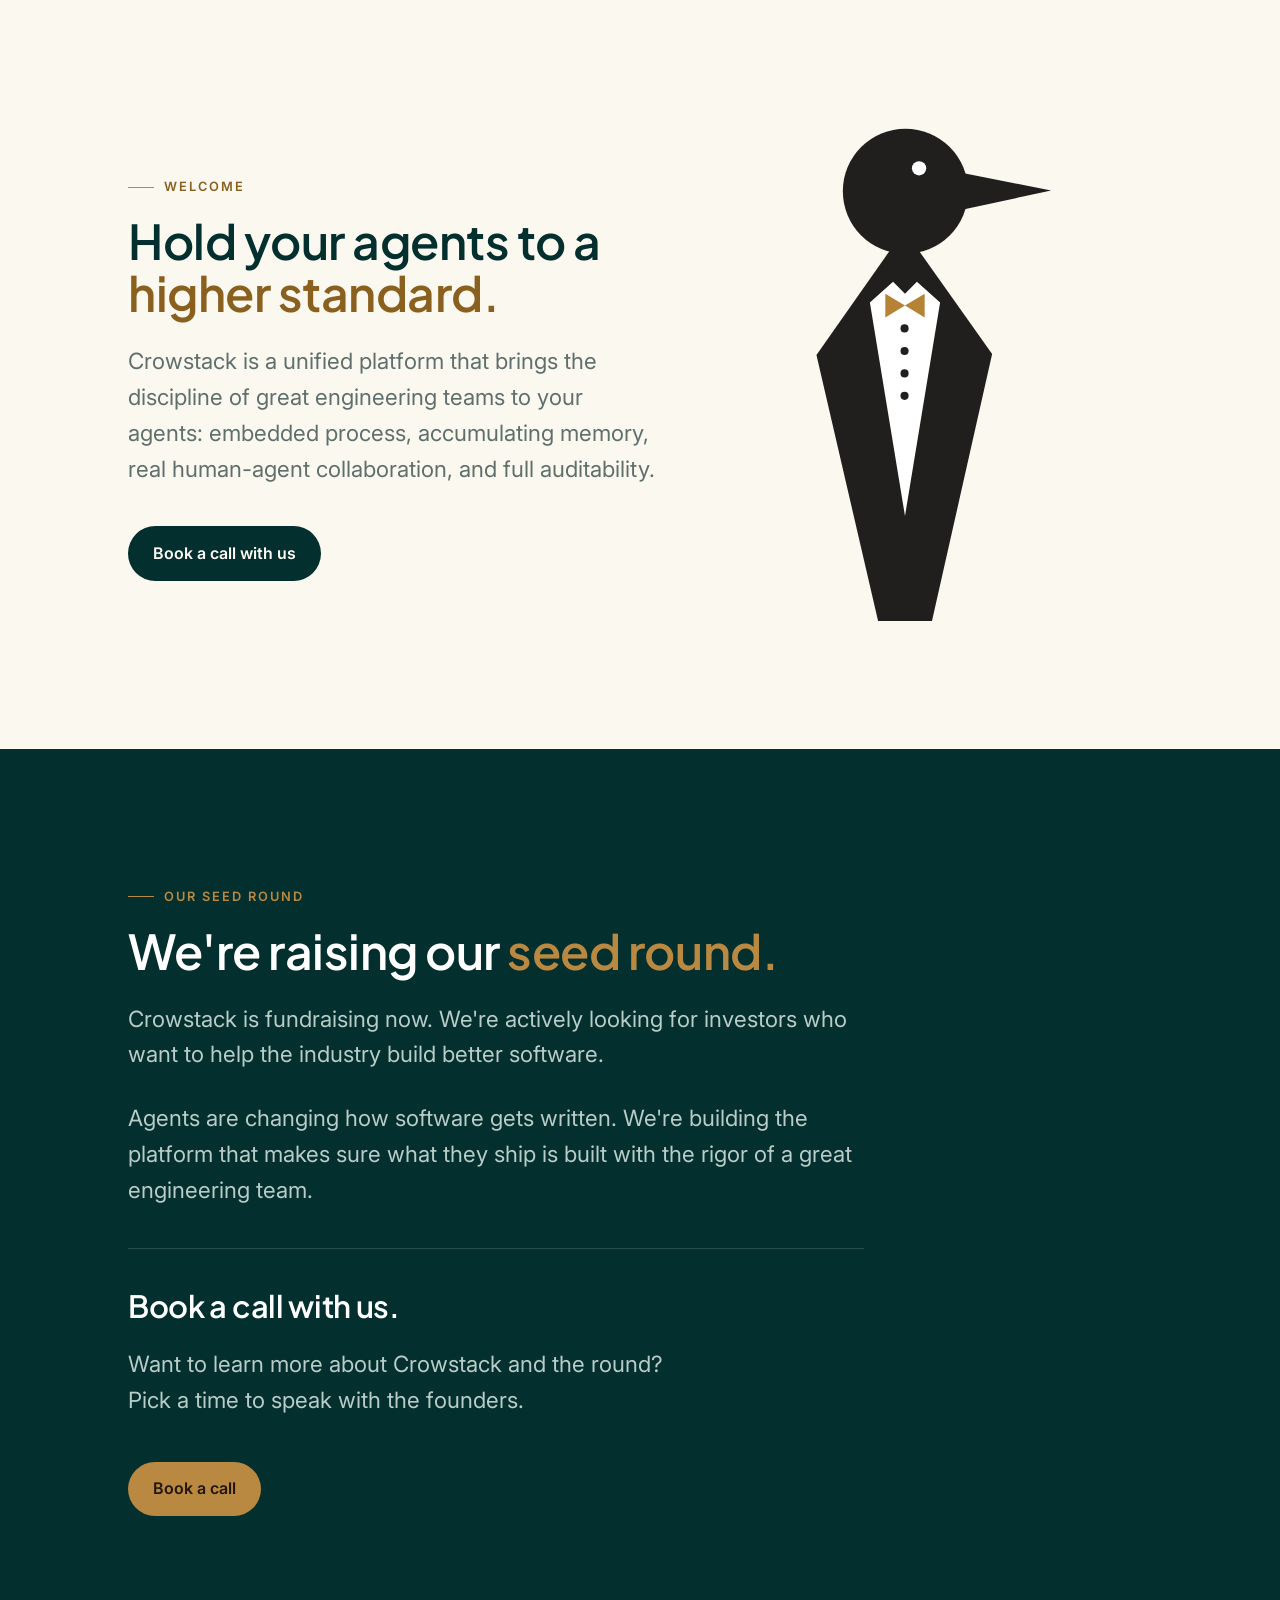
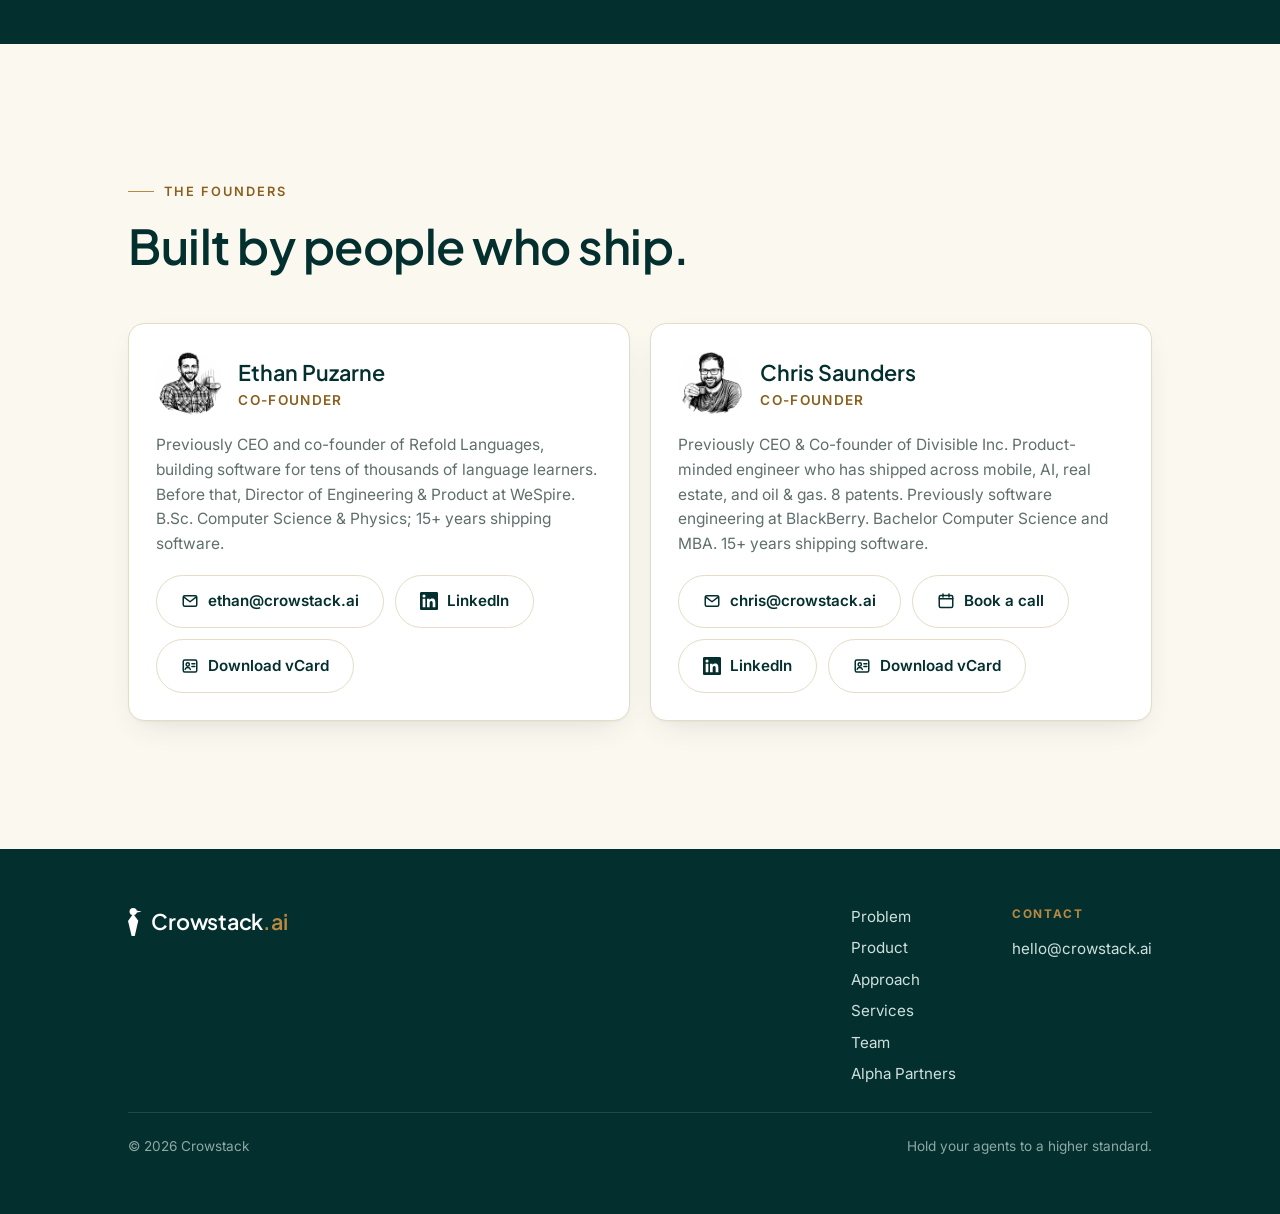
<file: seed/index.html>
<!DOCTYPE html>
<html lang="en">
<head>
<meta charset="utf-8">
<meta name="viewport" content="width=device-width, initial-scale=1">
<title>Seed round &middot; Crowstack</title>
<meta name="description" content="Crowstack is raising its seed round: hold your agents to a higher standard.">
<link rel="icon" href="../favicon.ico">
<link rel="canonical" href="https://crowstack.ai/seed/">
<meta property="og:type" content="website">
<meta property="og:url" content="https://crowstack.ai/seed/">
<meta property="og:title" content="Crowstack is raising its seed round">
<meta property="og:description" content="Hold your agents to a higher standard. We're fundraising and looking for investors who want to help the industry build better software.">
<meta property="og:image" content="https://crowstack.ai/favicon_io/android-chrome-512x512.png">
<meta name="twitter:card" content="summary">
<link rel="preconnect" href="https://fonts.googleapis.com">
<link rel="preconnect" href="https://fonts.gstatic.com" crossorigin>
<link href="https://fonts.googleapis.com/css2?family=Plus+Jakarta+Sans:ital,wght@0,400..700;1,400..700&family=Inter:wght@400;500;600;700&display=swap" rel="stylesheet">
<link rel="stylesheet" href="../styles.css?v=20261105-1">
<style>
  /* seed landing specifics (reuses the root design system and the /welcome layout) */
  .welcome__head { display: grid; grid-template-columns: 1.1fr .9fr; gap: clamp(28px, 5vw, 64px); align-items: center; }
  .welcome__intro .eyebrow { justify-content: flex-start; }
  .welcome__actions { margin-top: var(--space-lg); display: flex; flex-wrap: wrap; gap: .9rem; }
  .welcome__art { display: grid; place-items: center; }
  .welcome__logo { width: min(240px, 72%); height: auto; display: block; }
  .seed__body { max-width: 46rem; }
  .seed__body .lede { margin-top: var(--space-head); }
  .seed__book { margin-top: var(--space-lg); padding-top: var(--space-lg); border-top: 1px solid rgba(255,255,255,.14); }
  .seed__book-title { font-size: clamp(1.5rem, 2.4vw, 2rem); }
  .seed__book-title + .lede { margin-top: var(--space-head); }
  .seed__book .btn { margin-top: var(--space-md); }
  .seed__body .lede + .lede { margin-top: var(--space-md); }
  .founder__actions { display: flex; flex-wrap: wrap; gap: .7rem; margin-top: 1.1rem; }
  .founder__actions .btn { display: inline-flex; align-items: center; justify-content: center; gap: .55rem; }
  .btn__ic { width: 18px; height: 18px; flex: none; }
  @media (max-width: 760px) {
    .welcome__head { grid-template-columns: 1fr; }
    .welcome__art { display: none; }
  }
</style>
</head>
<body>
<main>

  <section class="section">
    <div class="container">
      <div class="welcome__head">
        <div class="welcome__intro">
          <p class="eyebrow">Welcome</p>
          <h1 class="h2">Hold your agents to a <span class="accent-gold">higher standard.</span></h1>
          <p class="lede">Crowstack is a unified platform that brings the discipline of great engineering teams to your agents: embedded process, accumulating memory, real human-agent collaboration, and full auditability.</p>
          <div class="welcome__actions">
            <a class="btn btn-primary" href="#book">Book a call with us</a>
          </div>
        </div>
        <div class="welcome__art">
          <img class="welcome__logo" src="../assets/crowstack-crow-gold-tie.svg" alt="Crowstack">
        </div>
      </div>
    </div>
  </section>

  <section class="section section--ink anchor" id="round">
    <div class="container">
      <div class="seed__body">
        <p class="eyebrow">Our seed round</p>
        <h2 class="h2">We're raising our <span class="accent-gold">seed round.</span></h2>
        <p class="lede">Crowstack is fundraising now. We're actively looking for investors who want to help the industry build better software.</p>
        <p class="lede">Agents are changing how software gets written. We're building the platform that makes sure what they ship is built with the rigor of a great engineering team.</p>
        <div class="seed__book anchor" id="book">
          <h3 class="seed__book-title">Book a call with us.</h3>
          <p class="lede">Want to learn more about Crowstack and the round?<br>Pick a time to speak with the founders.</p>
          <a class="btn btn-gold" href="https://calendar.app.google/LeszBhLbjRBb8Lea9" target="_blank" rel="noopener">Book a call</a>
        </div>
      </div>
    </div>
  </section>

  <section class="section anchor" id="founders">
    <div class="container">
      <div class="section-head">
        <p class="eyebrow">The founders</p>
        <h2 class="h2">Built by people who ship.</h2>
      </div>
      <div class="team-grid">

        <div class="member">
          <div class="member__top">
            <img src="../assets/ethan.png" alt="Ethan">
            <div>
              <div class="member__name">Ethan Puzarne</div>
              <div class="member__role">Co-founder</div>
            </div>
          </div>
          <p>Previously CEO and co-founder of Refold Languages, building software for tens of thousands of language learners. Before that, Director of Engineering &amp; Product at WeSpire. B.Sc. Computer Science &amp; Physics; 15+ years shipping software.</p>
          <div class="founder__actions">
            <a class="btn btn-ghost" href="mailto:ethan@crowstack.ai"><svg class="btn__ic" viewBox="0 0 24 24" fill="none" stroke="currentColor" stroke-width="2" stroke-linecap="round" stroke-linejoin="round" aria-hidden="true"><rect x="3" y="5" width="18" height="14" rx="2"/><path d="m3.5 6.5 8.5 6.5 8.5-6.5"/></svg>ethan@crowstack.ai</a>
            <a class="btn btn-ghost" href="https://www.linkedin.com/in/epuzarne" target="_blank" rel="noopener"><svg class="btn__ic" viewBox="0 0 24 24" fill="currentColor" aria-hidden="true"><path d="M20.45 20.45h-3.56v-5.57c0-1.33-.02-3.04-1.85-3.04-1.86 0-2.14 1.45-2.14 2.94v5.67H9.34V9h3.42v1.56h.05c.48-.9 1.64-1.85 3.37-1.85 3.6 0 4.27 2.37 4.27 5.46v6.28zM5.34 7.43a2.07 2.07 0 1 1 0-4.14 2.07 2.07 0 0 1 0 4.14zM7.12 20.45H3.56V9h3.56v11.45zM22.22 0H1.77C.79 0 0 .77 0 1.73v20.54C0 23.22.79 24 1.77 24h20.45c.98 0 1.78-.78 1.78-1.73V1.73C24 .77 23.2 0 22.22 0z"/></svg>LinkedIn</a>
            <a class="btn btn-ghost" href="../welcome/ethan.vcf" download="Ethan-Crowstack.vcf"><svg class="btn__ic" viewBox="0 0 24 24" fill="none" stroke="currentColor" stroke-width="2" stroke-linecap="round" stroke-linejoin="round" aria-hidden="true"><rect x="3" y="4" width="18" height="16" rx="2"/><circle cx="9" cy="10" r="2.2"/><path d="M5.5 16.5c.6-1.8 2-2.6 3.5-2.6s2.9.8 3.5 2.6"/><line x1="14.5" y1="9" x2="18.5" y2="9"/><line x1="14.5" y1="12.5" x2="18.5" y2="12.5"/></svg>Download vCard</a>
          </div>
        </div>

        <div class="member">
          <div class="member__top">
            <img src="../assets/chris.png" alt="Chris">
            <div>
              <div class="member__name">Chris Saunders</div>
              <div class="member__role">Co-founder</div>
            </div>
          </div>
          <p>Previously CEO &amp; Co-founder of Divisible Inc. Product-minded engineer who has shipped across mobile, AI, real estate, and oil &amp; gas. 8 patents. Previously software engineering at BlackBerry. Bachelor Computer Science and MBA. 15+ years shipping software.</p>
          <div class="founder__actions">
            <a class="btn btn-ghost" href="mailto:chris@crowstack.ai"><svg class="btn__ic" viewBox="0 0 24 24" fill="none" stroke="currentColor" stroke-width="2" stroke-linecap="round" stroke-linejoin="round" aria-hidden="true"><rect x="3" y="5" width="18" height="14" rx="2"/><path d="m3.5 6.5 8.5 6.5 8.5-6.5"/></svg>chris@crowstack.ai</a>
            <a class="btn btn-ghost" href="https://calendar.app.google/LeszBhLbjRBb8Lea9" target="_blank" rel="noopener"><svg class="btn__ic" viewBox="0 0 24 24" fill="none" stroke="currentColor" stroke-width="2" stroke-linecap="round" stroke-linejoin="round" aria-hidden="true"><rect x="3" y="4.5" width="18" height="16" rx="2"/><line x1="3" y1="9" x2="21" y2="9"/><line x1="8" y1="2.5" x2="8" y2="6.5"/><line x1="16" y1="2.5" x2="16" y2="6.5"/></svg>Book a call</a>
            <a class="btn btn-ghost" href="https://www.linkedin.com/in/csaundersca" target="_blank" rel="noopener"><svg class="btn__ic" viewBox="0 0 24 24" fill="currentColor" aria-hidden="true"><path d="M20.45 20.45h-3.56v-5.57c0-1.33-.02-3.04-1.85-3.04-1.86 0-2.14 1.45-2.14 2.94v5.67H9.34V9h3.42v1.56h.05c.48-.9 1.64-1.85 3.37-1.85 3.6 0 4.27 2.37 4.27 5.46v6.28zM5.34 7.43a2.07 2.07 0 1 1 0-4.14 2.07 2.07 0 0 1 0 4.14zM7.12 20.45H3.56V9h3.56v11.45zM22.22 0H1.77C.79 0 0 .77 0 1.73v20.54C0 23.22.79 24 1.77 24h20.45c.98 0 1.78-.78 1.78-1.73V1.73C24 .77 23.2 0 22.22 0z"/></svg>LinkedIn</a>
            <a class="btn btn-ghost" href="../welcome/chris.vcf" download="Chris-Crowstack.vcf"><svg class="btn__ic" viewBox="0 0 24 24" fill="none" stroke="currentColor" stroke-width="2" stroke-linecap="round" stroke-linejoin="round" aria-hidden="true"><rect x="3" y="4" width="18" height="16" rx="2"/><circle cx="9" cy="10" r="2.2"/><path d="M5.5 16.5c.6-1.8 2-2.6 3.5-2.6s2.9.8 3.5 2.6"/><line x1="14.5" y1="9" x2="18.5" y2="9"/><line x1="14.5" y1="12.5" x2="18.5" y2="12.5"/></svg>Download vCard</a>
          </div>
        </div>

      </div>
    </div>
  </section>

</main>

<!-- ===================== FOOTER (sitemap; same markup on every page) ===================== -->
<footer class="footer">
  <div class="container">
    <div class="footer__inner">
      <a class="brand" href="/"><img class="footlogo" src="/assets/crowstack-crow-gold-tie.svg" alt="" style="height:28px"><span>Crowstack<span style="color:var(--gold)">.ai</span></span></a>
      <nav class="footer__sitemap" aria-label="Sitemap">
        <div class="footer__col">
          <a href="/#problem">Problem</a>
          <a href="/#product">Product</a>
          <a href="/#approach">Approach</a>
          <a href="/#services">Services</a>
          <a href="/#team">Team</a>
          <a href="/#alpha">Alpha Partners</a>
        </div>
        <div class="footer__col">
          <p class="footer__heading">Contact</p>
          <a href="mailto:hello@crowstack.ai">hello@crowstack.ai</a>
        </div>
      </nav>
    </div>
    <div class="footer__meta">
      <span>© 2026 Crowstack</span>
      <span>Hold your agents to a higher standard.</span>
    </div>
  </div>
</footer>
</body>
</html>
</file>
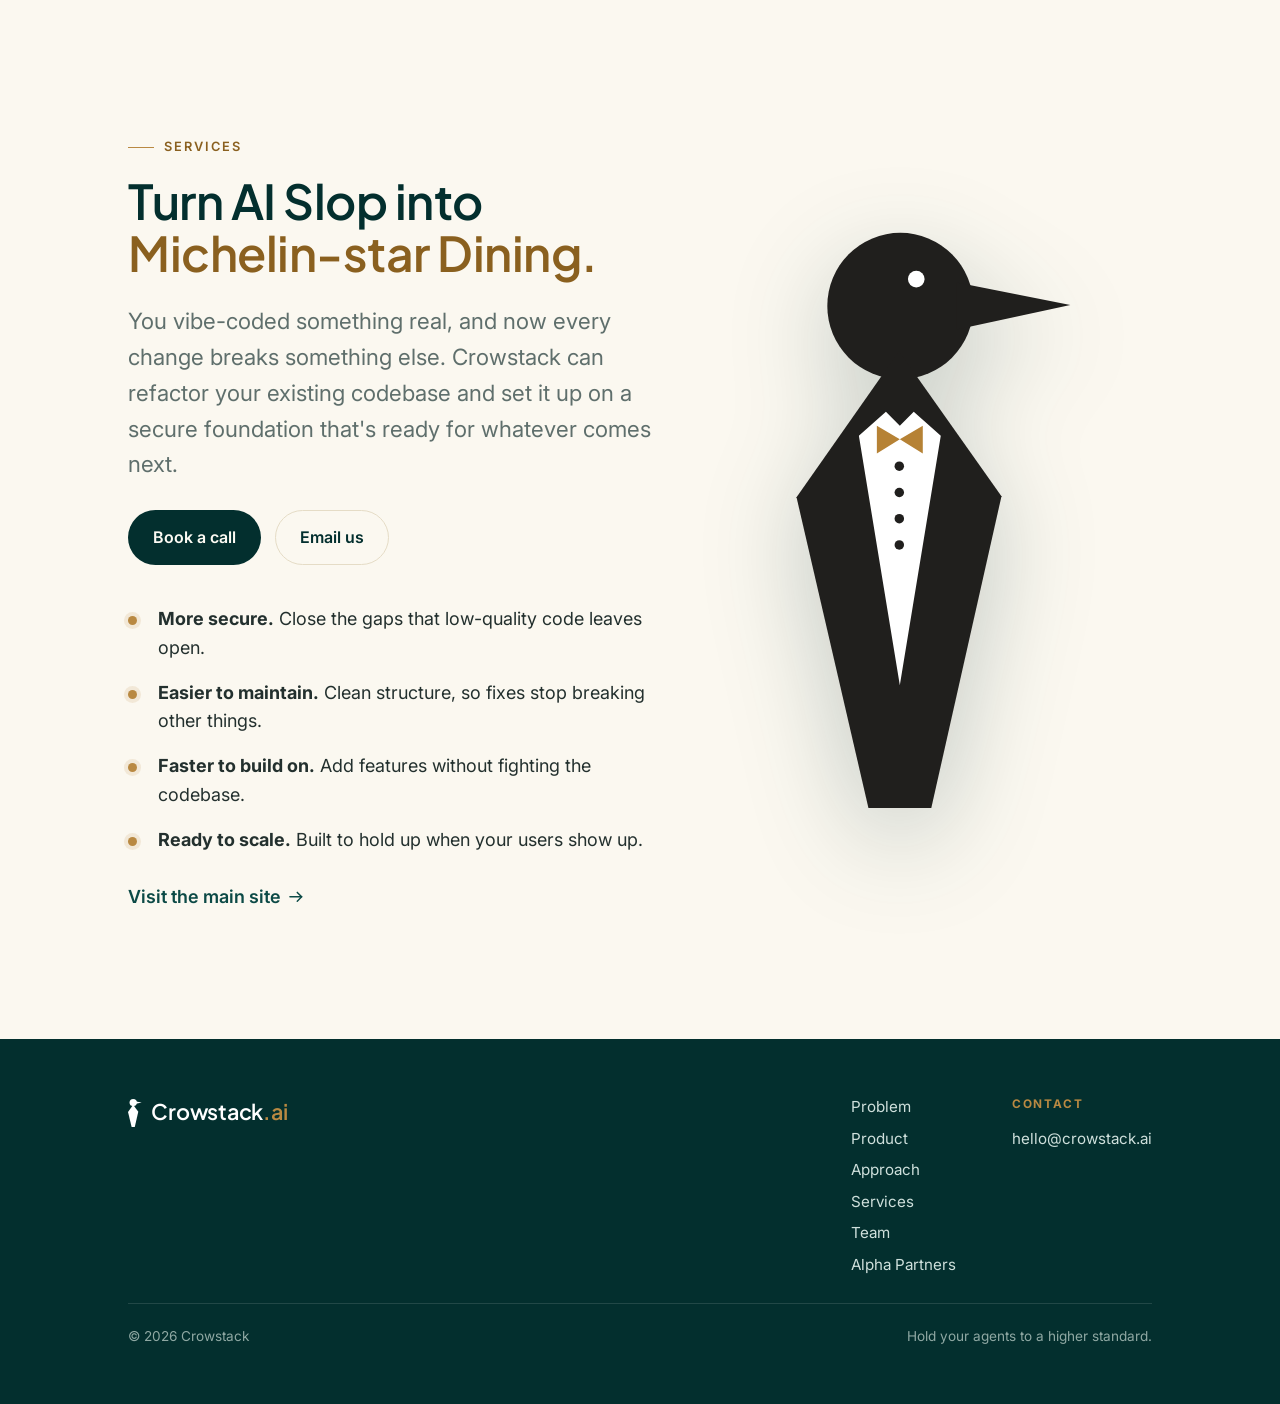
<file: services/index.html>
<!DOCTYPE html>
<html lang="en">
<head>
<meta charset="utf-8">
<meta name="viewport" content="width=device-width, initial-scale=1">
<title>Refactoring services &middot; Crowstack</title>
<meta name="description" content="Vibe-coded app stuck? Crowstack refactors existing codebases onto a secure foundation that is easier to maintain, faster to build on, and ready to scale.">
<link rel="icon" href="/favicon.ico">
<link rel="canonical" href="https://crowstack.ai/services/">
<meta property="og:type" content="website">
<meta property="og:url" content="https://crowstack.ai/services/">
<meta property="og:title" content="Turn AI Slop into Michelin-star Dining">
<meta property="og:description" content="Crowstack refactors existing codebases onto a secure foundation, ready for whatever comes next.">
<meta property="og:image" content="https://crowstack.ai/favicon_io/android-chrome-512x512.png">
<meta name="twitter:card" content="summary">
<link rel="preconnect" href="https://fonts.googleapis.com">
<link rel="preconnect" href="https://fonts.gstatic.com" crossorigin>
<link href="https://fonts.googleapis.com/css2?family=Plus+Jakarta+Sans:ital,wght@0,400..700;1,400..700&family=Inter:wght@400;500;600;700&display=swap" rel="stylesheet">
<link rel="stylesheet" href="/styles.css?v=20261105-1">
<style>
  /* services landing specifics (reuses the root design system and the /welcome layout) */
  .welcome { min-height: 100vh; display: grid; align-content: center; }
  .welcome__head { display: grid; grid-template-columns: 1.1fr .9fr; gap: clamp(28px, 5vw, 64px); align-items: center; }
  .welcome__actions { margin-top: var(--space-md); display: flex; flex-wrap: wrap; gap: .9rem; }
  .welcome__art { display: grid; place-items: center; }
  .welcome__logo { width: min(280px, 72%); height: auto; display: block; filter: drop-shadow(0 30px 50px rgba(3,47,46,.22)); }
  .welcome__main-link { display: inline-flex; align-items: center; gap: .4rem; margin-top: var(--space-md); font-weight: 600; }
  .welcome__arrow { width: 1.1rem; height: 1.1rem; }
  .welcome__intro .pillar__list { margin-top: var(--space-lg); }
  @media (max-width: 760px) {
    .welcome { min-height: 0; padding-block: 40px 56px; }
    .welcome__head { grid-template-columns: 1fr; }
    .welcome__art { display: none; }
  }
</style>
</head>
<body>
  <main class="section welcome">
    <div class="container">
      <div class="welcome__head">
        <div class="welcome__intro">
          <p class="eyebrow">Services</p>
          <h1 class="h2">Turn AI Slop into <span class="accent-gold">Michelin-star Dining.</span></h1>
          <p class="lede">You vibe-coded something real, and now every change breaks something else. Crowstack can refactor your existing codebase and set it up on a secure foundation that's ready for whatever comes next.</p>
          <div class="welcome__actions">
            <a class="btn btn-primary" href="https://calendar.app.google/LeszBhLbjRBb8Lea9" target="_blank" rel="noopener">Book a call</a>
            <a class="btn btn-ghost" href="mailto:hello@crowstack.ai?subject=Crowstack%20refactoring">Email us</a>
          </div>
          <ul class="pillar__list">
            <li><strong>More secure.</strong> Close the gaps that low-quality code leaves open.</li>
            <li><strong>Easier to maintain.</strong> Clean structure, so fixes stop breaking other things.</li>
            <li><strong>Faster to build on.</strong> Add features without fighting the codebase.</li>
            <li><strong>Ready to scale.</strong> Built to hold up when your users show up.</li>
          </ul>
          <a class="welcome__main-link" href="/">Visit the main site <svg class="welcome__arrow" viewBox="0 0 24 24" fill="none" stroke="currentColor" stroke-width="2" stroke-linecap="round" stroke-linejoin="round" aria-hidden="true"><line x1="4" y1="12" x2="20" y2="12"/><polyline points="14 6 20 12 14 18"/></svg></a>
        </div>
        <div class="welcome__art">
          <img class="welcome__logo" src="/assets/crowstack-crow-gold-tie.svg" alt="The Crowstack crow butler">
        </div>
      </div>
    </div>
  </main>

<!-- ===================== FOOTER (sitemap; same markup on every page) ===================== -->
<footer class="footer">
  <div class="container">
    <div class="footer__inner">
      <a class="brand" href="/"><img class="footlogo" src="/assets/crowstack-crow-gold-tie.svg" alt="" style="height:28px"><span>Crowstack<span style="color:var(--gold)">.ai</span></span></a>
      <nav class="footer__sitemap" aria-label="Sitemap">
        <div class="footer__col">
          <a href="/#problem">Problem</a>
          <a href="/#product">Product</a>
          <a href="/#approach">Approach</a>
          <a href="/#services">Services</a>
          <a href="/#team">Team</a>
          <a href="/#alpha">Alpha Partners</a>
        </div>
        <div class="footer__col">
          <p class="footer__heading">Contact</p>
          <a href="mailto:hello@crowstack.ai">hello@crowstack.ai</a>
        </div>
      </nav>
    </div>
    <div class="footer__meta">
      <span>© 2026 Crowstack</span>
      <span>Hold your agents to a higher standard.</span>
    </div>
  </div>
</footer>
</body>
</html>
</file>
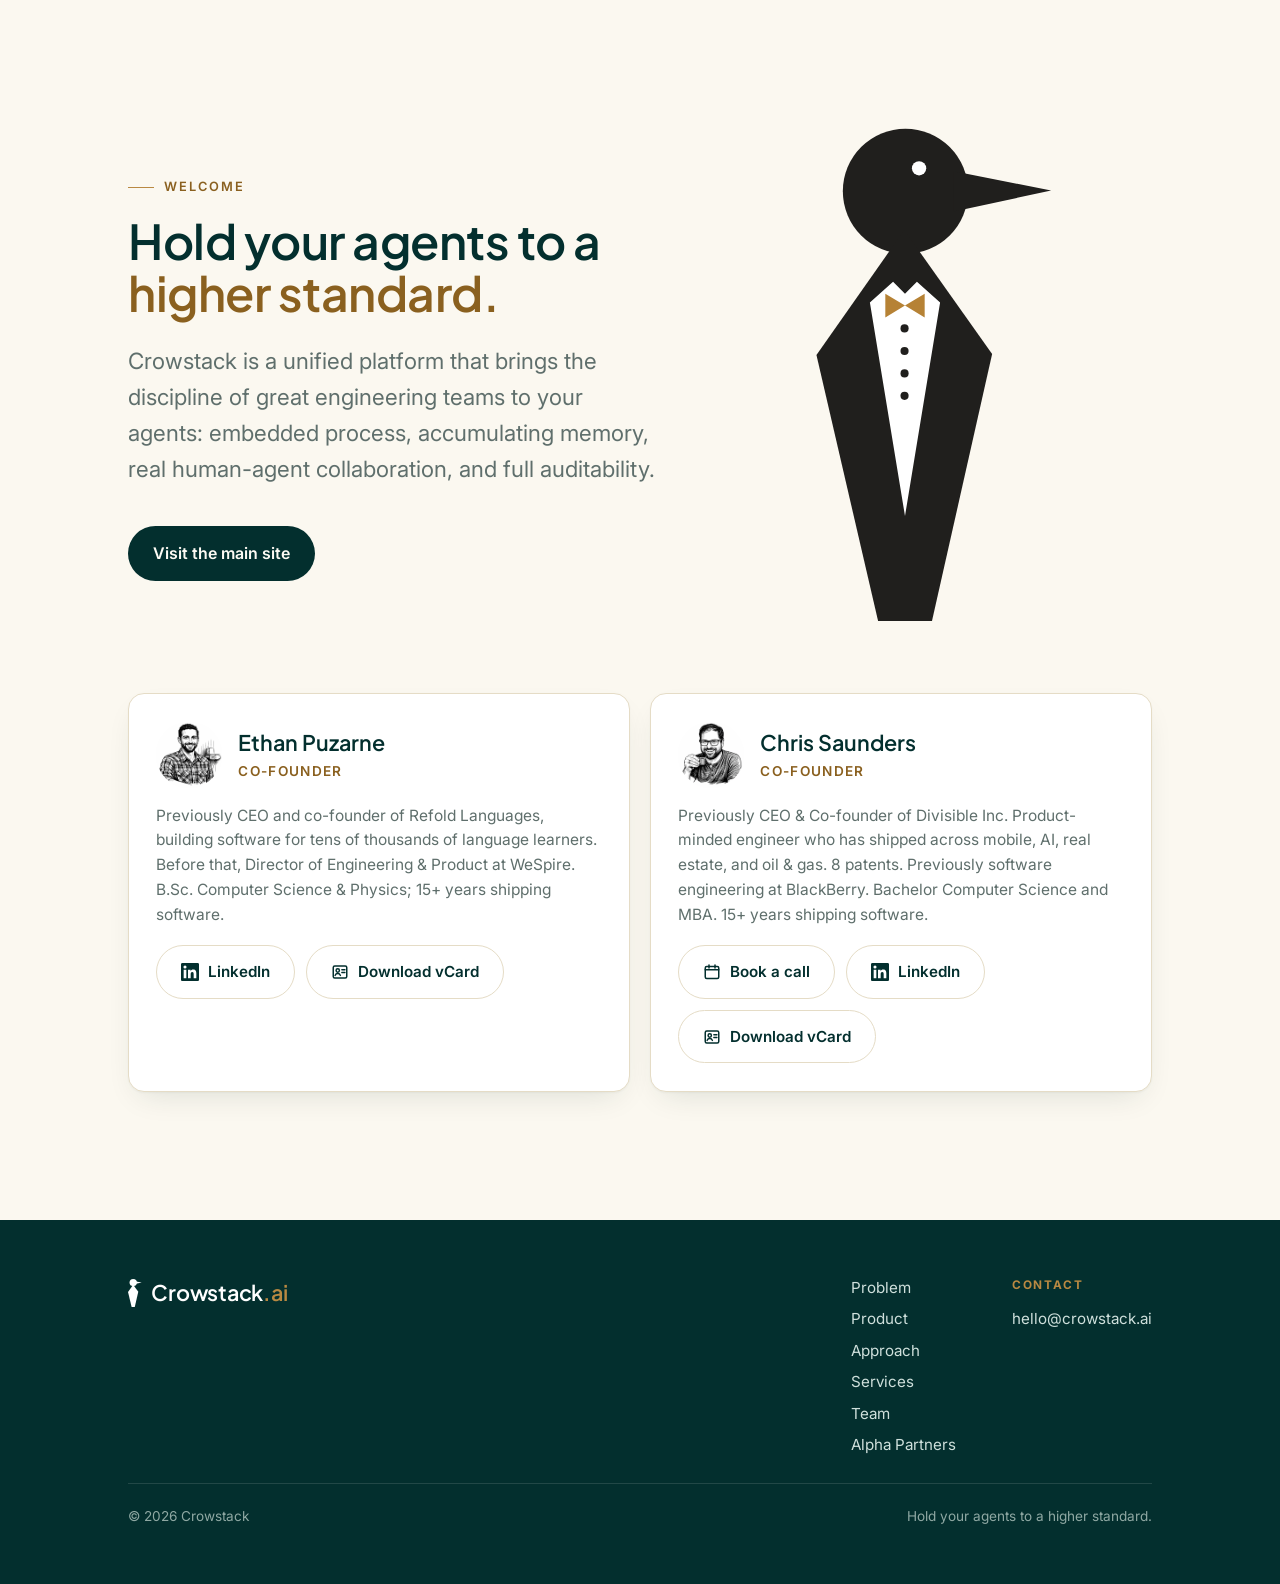
<file: welcome/index.html>
<!DOCTYPE html>
<html lang="en">
<head>
<meta charset="utf-8">
<meta name="viewport" content="width=device-width, initial-scale=1">
<title>Welcome &middot; Crowstack</title>
<meta name="description" content="Crowstack: hold your agents to a higher standard.">
<link rel="icon" href="../favicon.ico">
<link rel="preconnect" href="https://fonts.googleapis.com">
<link rel="preconnect" href="https://fonts.gstatic.com" crossorigin>
<link href="https://fonts.googleapis.com/css2?family=Plus+Jakarta+Sans:ital,wght@0,400..700;1,400..700&family=Inter:wght@400;500;600;700&display=swap" rel="stylesheet">
<link rel="stylesheet" href="../styles.css?v=20261105-1">
<style>
  /* welcome landing specifics (reuses the root design system) */
  .welcome { min-height: 100vh; display: grid; align-content: center; }
  .welcome__head { display: grid; grid-template-columns: 1.1fr .9fr; gap: clamp(28px, 5vw, 64px); align-items: center; }
  .welcome__intro .eyebrow { justify-content: flex-start; }
  .welcome__actions { margin-top: var(--space-lg); display: flex; }
  .welcome__art { display: grid; place-items: center; }
  .welcome__logo { width: min(240px, 72%); height: auto; display: block; }
  .founders { margin-top: clamp(3rem, 6vw, 4.5rem); }
  .founder__actions { display: flex; flex-wrap: wrap; gap: .7rem; margin-top: 1.1rem; }
  .founder__actions .btn { display: inline-flex; align-items: center; justify-content: center; gap: .55rem; }
  .btn__ic { width: 18px; height: 18px; flex: none; }
  @media (max-width: 760px) {
    .welcome__head { grid-template-columns: 1fr; }
    .welcome__art { display: none; }
  }
</style>
</head>
<body>
  <main class="section welcome">
    <div class="container">

      <div class="welcome__head">
        <div class="welcome__intro">
          <p class="eyebrow">Welcome</p>
          <h1 class="h2">Hold your agents to a <span class="accent-gold">higher standard.</span></h1>
          <p class="lede">Crowstack is a unified platform that brings the discipline of great engineering teams to your agents: embedded process, accumulating memory, real human-agent collaboration, and full auditability.</p>
          <div class="welcome__actions">
            <a class="btn btn-primary" href="../">Visit the main site</a>
          </div>
        </div>
        <div class="welcome__art">
          <img class="welcome__logo" src="../assets/crowstack-crow-gold-tie.svg" alt="Crowstack">
        </div>
      </div>

      <div class="founders team-grid">

        <div class="member">
          <div class="member__top">
            <img src="../assets/ethan.png" alt="Ethan">
            <div>
              <div class="member__name">Ethan Puzarne</div>
              <div class="member__role">Co-founder</div>
            </div>
          </div>
          <p>Previously CEO and co-founder of Refold Languages, building software for tens of thousands of language learners. Before that, Director of Engineering &amp; Product at WeSpire. B.Sc. Computer Science &amp; Physics; 15+ years shipping software.</p>
          <div class="founder__actions">
            <a class="btn btn-ghost" href="https://www.linkedin.com/in/epuzarne" target="_blank" rel="noopener"><svg class="btn__ic" viewBox="0 0 24 24" fill="currentColor" aria-hidden="true"><path d="M20.45 20.45h-3.56v-5.57c0-1.33-.02-3.04-1.85-3.04-1.86 0-2.14 1.45-2.14 2.94v5.67H9.34V9h3.42v1.56h.05c.48-.9 1.64-1.85 3.37-1.85 3.6 0 4.27 2.37 4.27 5.46v6.28zM5.34 7.43a2.07 2.07 0 1 1 0-4.14 2.07 2.07 0 0 1 0 4.14zM7.12 20.45H3.56V9h3.56v11.45zM22.22 0H1.77C.79 0 0 .77 0 1.73v20.54C0 23.22.79 24 1.77 24h20.45c.98 0 1.78-.78 1.78-1.73V1.73C24 .77 23.2 0 22.22 0z"/></svg>LinkedIn</a>
            <a class="btn btn-ghost" href="ethan.vcf" download="Ethan-Crowstack.vcf"><svg class="btn__ic" viewBox="0 0 24 24" fill="none" stroke="currentColor" stroke-width="2" stroke-linecap="round" stroke-linejoin="round" aria-hidden="true"><rect x="3" y="4" width="18" height="16" rx="2"/><circle cx="9" cy="10" r="2.2"/><path d="M5.5 16.5c.6-1.8 2-2.6 3.5-2.6s2.9.8 3.5 2.6"/><line x1="14.5" y1="9" x2="18.5" y2="9"/><line x1="14.5" y1="12.5" x2="18.5" y2="12.5"/></svg>Download vCard</a>
          </div>
        </div>

        <div class="member">
          <div class="member__top">
            <img src="../assets/chris.png" alt="Chris">
            <div>
              <div class="member__name">Chris Saunders</div>
              <div class="member__role">Co-founder</div>
            </div>
          </div>
          <p>Previously CEO &amp; Co-founder of Divisible Inc. Product-minded engineer who has shipped across mobile, AI, real estate, and oil &amp; gas. 8 patents. Previously software engineering at BlackBerry. Bachelor Computer Science and MBA. 15+ years shipping software.</p>
          <div class="founder__actions">
            <a class="btn btn-ghost" href="https://calendar.app.google/LeszBhLbjRBb8Lea9" target="_blank" rel="noopener"><svg class="btn__ic" viewBox="0 0 24 24" fill="none" stroke="currentColor" stroke-width="2" stroke-linecap="round" stroke-linejoin="round" aria-hidden="true"><rect x="3" y="4.5" width="18" height="16" rx="2"/><line x1="3" y1="9" x2="21" y2="9"/><line x1="8" y1="2.5" x2="8" y2="6.5"/><line x1="16" y1="2.5" x2="16" y2="6.5"/></svg>Book a call</a>
            <a class="btn btn-ghost" href="https://www.linkedin.com/in/csaundersca" target="_blank" rel="noopener"><svg class="btn__ic" viewBox="0 0 24 24" fill="currentColor" aria-hidden="true"><path d="M20.45 20.45h-3.56v-5.57c0-1.33-.02-3.04-1.85-3.04-1.86 0-2.14 1.45-2.14 2.94v5.67H9.34V9h3.42v1.56h.05c.48-.9 1.64-1.85 3.37-1.85 3.6 0 4.27 2.37 4.27 5.46v6.28zM5.34 7.43a2.07 2.07 0 1 1 0-4.14 2.07 2.07 0 0 1 0 4.14zM7.12 20.45H3.56V9h3.56v11.45zM22.22 0H1.77C.79 0 0 .77 0 1.73v20.54C0 23.22.79 24 1.77 24h20.45c.98 0 1.78-.78 1.78-1.73V1.73C24 .77 23.2 0 22.22 0z"/></svg>LinkedIn</a>
            <a class="btn btn-ghost" href="chris.vcf" download="Chris-Crowstack.vcf"><svg class="btn__ic" viewBox="0 0 24 24" fill="none" stroke="currentColor" stroke-width="2" stroke-linecap="round" stroke-linejoin="round" aria-hidden="true"><rect x="3" y="4" width="18" height="16" rx="2"/><circle cx="9" cy="10" r="2.2"/><path d="M5.5 16.5c.6-1.8 2-2.6 3.5-2.6s2.9.8 3.5 2.6"/><line x1="14.5" y1="9" x2="18.5" y2="9"/><line x1="14.5" y1="12.5" x2="18.5" y2="12.5"/></svg>Download vCard</a>
          </div>
        </div>

      </div>

    </div>
  </main>

<!-- ===================== FOOTER (sitemap; same markup on every page) ===================== -->
<footer class="footer">
  <div class="container">
    <div class="footer__inner">
      <a class="brand" href="/"><img class="footlogo" src="/assets/crowstack-crow-gold-tie.svg" alt="" style="height:28px"><span>Crowstack<span style="color:var(--gold)">.ai</span></span></a>
      <nav class="footer__sitemap" aria-label="Sitemap">
        <div class="footer__col">
          <a href="/#problem">Problem</a>
          <a href="/#product">Product</a>
          <a href="/#approach">Approach</a>
          <a href="/#services">Services</a>
          <a href="/#team">Team</a>
          <a href="/#alpha">Alpha Partners</a>
        </div>
        <div class="footer__col">
          <p class="footer__heading">Contact</p>
          <a href="mailto:hello@crowstack.ai">hello@crowstack.ai</a>
        </div>
      </nav>
    </div>
    <div class="footer__meta">
      <span>© 2026 Crowstack</span>
      <span>Hold your agents to a higher standard.</span>
    </div>
  </div>
</footer>
</body>
</html>
</file>
<file: styles.css>
/* ============================================================
   Crowstack: new-site design system
   Brand tokens sampled from the product deck:
   cream #fbf8f0 · deep green #032f2e · gold #b98942 · mascot grey #b0aea8
   Display: Plus Jakarta Sans · Body/UI: Inter
   ============================================================ */

:root {
  --cream:      #fbf8f0;
  --cream-2:    #f5efe1;   /* alternating section bg / soft panels */
  --cream-3:    #efe7d4;   /* deeper sand for cards on cream */
  --ink:        #032f2e;   /* deep green: brand + headings */
  --ink-2:      #0c4a46;   /* lighter green for hover/links */
  --text:       #23302e;   /* body text */
  --muted:      #5f6f6c;   /* secondary text */
  --gold:       #b98942;   /* bright gold: accents/lines & text on DARK sections */
  --gold-deep:  #8a601f;   /* darker gold: text/labels on CREAM (WCAG AA ≥4.5:1) */
  --line:       #e5dcc6;   /* hairline on cream */
  --white:      #ffffff;

  --font-display: "Plus Jakarta Sans", system-ui, -apple-system, Segoe UI, Roboto, sans-serif;
  --font-body:    "Inter", system-ui, -apple-system, Segoe UI, Roboto, sans-serif;

  --maxw: 1120px;
  --gutter: clamp(20px, 5vw, 48px);
  --radius: 16px;
  --radius-sm: 10px;
  --shadow: 0 1px 2px rgba(3,47,46,.04), 0 12px 32px -12px rgba(3,47,46,.14);
  --shadow-lg: 0 24px 60px -20px rgba(3,47,46,.28);

  /* vertical rhythm scale */
  --space-sm: 1rem;    /* heading: its second line */
  --space-head: 1.5rem; /* heading: its paragraph */
  --space-md: 1.75rem; /* paragraph: paragraph */
  --space-lg: 2.5rem;  /* content block: block / major dividers */
}

/* ---------- reset ---------- */
*, *::before, *::after { box-sizing: border-box; }
html { scroll-behavior: smooth; -webkit-text-size-adjust: 100%; }
body {
  margin: 0;
  font-family: var(--font-body);
  color: var(--text);
  background: var(--cream);
  line-height: 1.6;
  font-size: 18px;
  -webkit-font-smoothing: antialiased;
  text-rendering: optimizeLegibility;
}
img { max-width: 100%; display: block; }
a { color: var(--ink-2); text-decoration: none; }
a:hover { color: var(--gold-deep); }

/* ---------- layout ---------- */
.container { width: 100%; max-width: var(--maxw); margin-inline: auto; padding-inline: var(--gutter); }
.section { padding-block: clamp(72px, 10vw, 132px); }
.section--alt { background: var(--cream-2); }
.section--ink { background: var(--ink); color: #dbe7e4; }
.section--ink p, .section--ink li { color: #cfe0dc; }
.section--tight { padding-block: clamp(56px, 7vw, 96px); }

/* ---------- typography ---------- */
h1, h2, h3 { font-family: var(--font-display); color: var(--ink); font-weight: 600; line-height: 1.08; letter-spacing: -0.01em; margin: 0; }
.section--ink h1, .section--ink h2, .section--ink h3 { color: #fff; }
.display { font-size: clamp(2.6rem, 6vw, 4.5rem); font-weight: 600; letter-spacing: -0.02em; }
.h2 { font-size: clamp(2rem, 4vw, 3rem); }
.h3 { font-size: clamp(1.35rem, 2vw, 1.7rem); }
p { margin: 0 0 1rem; }
.lede { font-size: clamp(1.15rem, 1.8vw, 1.4rem); color: var(--muted); max-width: 62ch; }
.section--ink .lede { color: #b9ccc8; }

.eyebrow {
  font-family: var(--font-body);
  font-weight: 600; font-size: .8rem; letter-spacing: .16em; text-transform: uppercase;
  color: var(--gold-deep); margin: 0 0 1.1rem;
  display: inline-flex; align-items: center; gap: .6rem;
}
.eyebrow::before { content: ""; width: 26px; height: 1px; background: var(--gold); display: inline-block; }
.section--ink .eyebrow { color: var(--gold); }
.section--ink .accent-gold { color: var(--gold); }

.accent-gold { color: var(--gold-deep); }
.accent { color: var(--gold-deep); }
.approach-line2 { display: inline-block; margin-top: var(--space-sm); }

/* ---------- buttons ---------- */
.btn {
  display: inline-flex; align-items: center; gap: .55rem;
  font-family: var(--font-body); font-weight: 600; font-size: 1rem;
  padding: .85rem 1.5rem; border-radius: 999px; border: 1px solid transparent;
  cursor: pointer; transition: transform .15s ease, background .2s ease, box-shadow .2s ease, color .2s ease;
  white-space: nowrap;
}
.btn:hover { transform: translateY(-1px); }
.btn-primary { background: var(--ink); color: #fdfbf4; }
.btn-primary:hover { background: #06403e; color: #fff; box-shadow: var(--shadow); }
.btn-gold { background: var(--gold); color: #22160a; }
.btn-gold:hover { background: var(--gold-deep); color: #fff; }
.btn-ghost { background: transparent; color: var(--ink); border-color: var(--line); }
.btn-ghost:hover { border-color: var(--ink); color: var(--ink); }
.section--ink .btn-ghost { color: #eaf1ef; border-color: rgba(255,255,255,.25); }
.section--ink .btn-ghost:hover { border-color: #fff; color: #fff; }

/* ---------- nav ---------- */
.nav {
  position: sticky; top: 0; z-index: 50;
  background: rgba(251,248,240,.82); backdrop-filter: saturate(140%) blur(10px);
  border-bottom: 1px solid var(--line);
}
.nav__inner { display: flex; align-items: center; justify-content: space-between; gap: 1.5rem; height: 72px; }
.brand { display: inline-flex; align-items: center; gap: .6rem; font-family: var(--font-display); font-weight: 600; font-size: 1.35rem; color: var(--ink); letter-spacing: -.01em; }
.brand img { height: 30px; width: auto; }
.brand .dot { color: var(--gold-deep); }
.nav__links { display: flex; align-items: center; gap: 1.9rem; }
.nav__links a { font-size: .95rem; font-weight: 500; color: var(--text); }
.nav__links a:hover { color: var(--ink); }
.nav__cta { display: flex; align-items: center; gap: .75rem; }
@media (max-width: 860px) { .nav__links { display: none; } }
@media (max-width: 480px) {
  .nav .brand > span { display: none; }
  .nav__cta .btn { padding: .7rem 1.1rem; font-size: .92rem; }
}

/* ---------- hero ---------- */
.hero { position: relative; overflow: hidden; padding-block: clamp(72px, 11vw, 150px); }
.hero__grid { display: grid; grid-template-columns: 1.15fr .85fr; gap: clamp(24px, 5vw, 64px); align-items: center; }
.hero__title { font-size: clamp(2.6rem, 5.6vw, 4.5rem); letter-spacing: -.03em; }
.hero__sub { margin-top: var(--space-head); }
.hero__actions { display: flex; flex-wrap: wrap; gap: .9rem; margin-top: 2rem; }
.hero__punch {
  margin-top: 2.6rem; padding-top: 1.6rem; border-top: 1px solid var(--line);
  font-family: var(--font-display); font-style: italic; font-size: clamp(1.3rem, 2.2vw, 1.7rem);
  color: var(--ink);
}
.hero__art, .services__art { display: grid; place-items: center; }
.hero__art img, .services__art img { width: min(320px, 78%); filter: drop-shadow(0 30px 50px rgba(3,47,46,.22)); }
@media (max-width: 820px) {
  .hero__grid { grid-template-columns: 1fr; }
  .hero__art { display: none; }
}

/* ---------- generic section header ---------- */
.section-head { max-width: 46rem; margin-bottom: clamp(2.4rem, 4vw, 3.6rem); }
.section-head .lede { margin-top: var(--space-head); }
.section-head.center { margin-inline: auto; text-align: center; }
.section-head.center .eyebrow { justify-content: center; }
.section-head--flush { margin-bottom: 0; } /* a following block sets its own gap */

/* ---------- page intro (welcome / seed / services / founder pages) ---------- */
.welcome__intro { max-width: 40rem; }
.welcome__intro .lede { margin-top: var(--space-head); }
.section-head.center .lede { margin-inline: auto; }
/* centered paragraphs: justified edges, last line centered; hyphenation keeps word gaps even */
.section-head.center .lede, .cta-wrap .lede, .solution-lede { text-align: justify; text-align-last: center; hyphens: auto; }

/* ---------- problem: failure-mode cards ---------- */
.lead-line { font-family: var(--font-display); font-size: clamp(2rem, 4.4vw, 3.2rem); color: var(--ink); font-weight: 600; letter-spacing: -.02em; max-width: 20ch; }
.failure-grid { display: grid; grid-template-columns: 1fr 1fr; gap: 1.25rem; margin-top: var(--space-lg); }
.fcard { background: var(--white); border: 1px solid var(--line); border-radius: var(--radius); padding: 1.9rem; box-shadow: var(--shadow); }
.fcard h3 { margin-bottom: .6rem; }
.fcard .tag { font-family: var(--font-body); font-size: .78rem; font-weight: 700; letter-spacing: .12em; text-transform: uppercase; color: var(--gold-deep); }
.rootcause { margin-top: var(--space-lg); font-size: 1.2rem; color: var(--ink); max-width: 64ch; }
@media (max-width: 720px) { .failure-grid { grid-template-columns: 1fr; } }

/* ---------- pillars overview ---------- */
.pillar-cards { display: grid; grid-template-columns: repeat(2, 1fr); gap: 1.1rem; margin-top: var(--space-lg); }
.pcard { background: var(--white); border: 1px solid var(--line); border-radius: var(--radius); padding: 1.6rem; display: flex; gap: 1rem; align-items: flex-start; box-shadow: var(--shadow); transition: transform .15s ease, box-shadow .2s ease; }
.pcard:hover { transform: translateY(-3px); box-shadow: var(--shadow-lg); }
.pcard .ic { font-size: 1.6rem; line-height: 1; flex: none; }
.pcard h3 { font-size: 1.2rem; margin-bottom: .3rem; }
.pcard p { margin: 0; color: var(--muted); font-size: .98rem; }
.section--ink .pcard h3 { color: var(--ink); }
.section--ink .pcard p { color: var(--muted); }
@media (max-width: 720px) { .pillar-cards { grid-template-columns: 1fr; } }

/* ---------- pillar detail sections ---------- */
.pillar { }
.pillar__grid { display: grid; grid-template-columns: 1fr 1fr; gap: clamp(28px, 5vw, 72px); align-items: center; }
.pillar--flip .pillar__media { order: -1; }
.pillar__list { list-style: none; margin: 1.6rem 0 0; padding: 0; display: grid; gap: 1rem; }
.pillar__list li { position: relative; padding-left: 1.9rem; color: var(--text); }
.pillar__list li::before { content: ""; position: absolute; left: 0; top: .62em; width: 9px; height: 9px; border-radius: 50%; background: var(--gold); box-shadow: 0 0 0 4px rgba(185,137,66,.14); }
.pillar__kicker { margin-top: 1.6rem; font-family: var(--font-display); font-style: italic; font-size: 1.2rem; color: var(--ink); }
.section--ink .pillar__kicker { color: #fff; }
.section--ink .pillar__list li { color: #d3e2df; }
.section--ink .pillar__list li::before { box-shadow: 0 0 0 4px rgba(185,137,66,.24); }
.media-ph {
  border-radius: var(--radius); border: 1px dashed #cdbf9d; background:
    repeating-linear-gradient(45deg, rgba(185,137,66,.05) 0 12px, rgba(185,137,66,.09) 12px 24px);
  min-height: 300px; display: grid; place-items: center; text-align: center; color: var(--muted); padding: 1.5rem;
}
.media-ph .badge { font-size: .74rem; font-weight: 700; letter-spacing: .14em; text-transform: uppercase; color: var(--gold-deep); background: #fff; border: 1px solid var(--line); padding: .35rem .7rem; border-radius: 999px; }
.media-ph .cap { margin-top: .9rem; font-size: .95rem; max-width: 34ch; }
/* real product screenshots */
.shot { margin: 0; border-radius: var(--radius); border: 1px solid var(--line); background: #fff; box-shadow: var(--shadow-lg); padding: 10px; display: flex; justify-content: center; align-items: center; }
.shot img { display: block; width: 100%; height: auto; max-height: 460px; object-fit: contain; border-radius: 8px; }
.section--ink .shot { border-color: rgba(255,255,255,.14); }
@media (max-width: 820px) {
  .pillar__grid { grid-template-columns: 1fr; }
  .pillar--flip .pillar__media { order: 0; }
}

/* ---------- team ---------- */
.team-grid { display: grid; grid-template-columns: 1fr 1fr; gap: 1.25rem; margin-top: var(--space-lg); }
.member { background: var(--white); border: 1px solid var(--line); border-radius: var(--radius); padding: 1.7rem; box-shadow: var(--shadow); }
.member__top { display: flex; align-items: center; gap: 1rem; }
.member__top img { width: 66px; height: 66px; border-radius: 50%; object-fit: cover; background: var(--cream-3); }
.member__name { font-family: var(--font-display); font-size: 1.35rem; color: var(--ink); font-weight: 600; }
.member__role { font-size: .85rem; font-weight: 600; letter-spacing: .1em; text-transform: uppercase; color: var(--gold-deep); }
.member p { color: var(--muted); font-size: .97rem; margin: 1rem 0 .6rem; }
.member a { font-weight: 600; font-size: .95rem; }
@media (max-width: 720px) { .team-grid { grid-template-columns: 1fr; } }

/* ---------- alpha CTA ---------- */
.cta-wrap { text-align: center; max-width: 60rem; margin-inline: auto; }
.cta-wrap .lede { margin: var(--space-head) auto 0; max-width: 46rem; }
.cta-wrap .btn { margin-top: 1.8rem; }

/* ---------- footer ---------- */
.footer { background: var(--ink); color: #cfe0dc; padding-block: 56px; }
.footer__inner { display: flex; flex-wrap: wrap; gap: 1.5rem; justify-content: space-between; align-items: flex-start; }
.footer .brand { color: #fff; }
.footer .footlogo { filter: brightness(0) invert(1); }
.footer a { color: #cfe0dc; }
.footer a:hover { color: var(--gold); }
.footer__sitemap { display: grid; grid-template-columns: repeat(2, auto); gap: 2rem 3.5rem; }
.footer__col { display: flex; flex-direction: column; gap: .45rem; font-size: .95rem; }
.footer__heading { margin: 0 0 .35rem; font-size: .74rem; font-weight: 700; letter-spacing: .14em; text-transform: uppercase; color: var(--gold); }
@media (max-width: 640px) { .footer__sitemap { grid-template-columns: 1fr 1fr; } }
.footer__meta { width: 100%; border-top: 1px solid rgba(255,255,255,.12); margin-top: 1.6rem; padding-top: 1.4rem; font-size: .85rem; color: #8fa8a3; display: flex; justify-content: space-between; flex-wrap: wrap; gap: .6rem; }

/* ---------- history sub-block + timeline (Problem) ---------- */
.subsection { margin-top: var(--space-lg); }
.history-title { margin-bottom: var(--space-head); }
.timeline { margin: var(--space-lg) 0; display: grid; gap: .65rem; }
.tl-row { display: grid; grid-template-columns: 104px repeat(3, 1fr); gap: .8rem; align-items: stretch; }
.tl-label { align-self: center; font-size: .74rem; font-weight: 700; letter-spacing: .14em; text-transform: uppercase; color: var(--muted); }
.chip { display: flex; align-items: center; justify-content: center; text-align: center; background: #fff; border: 1px solid var(--line); border-radius: 12px; padding: .7rem .9rem; font-weight: 600; color: var(--ink); font-size: .95rem; box-shadow: var(--shadow); min-height: 56px; }
.chip-q { background: var(--ink); color: #fff; border-color: var(--ink); font-family: var(--font-display); font-size: 1.5rem; }
.tl-arrows { display: grid; grid-template-columns: 104px repeat(3, 1fr); gap: .8rem; color: var(--gold-deep); font-size: 1.15rem; line-height: 1; }
.tl-arrows span { text-align: center; }
@media (max-width: 680px) {
  .tl-row { grid-template-columns: 1fr; gap: .5rem; }
  .tl-label { margin-top: .7rem; }
  .tl-arrows { display: none; }
}

/* ---------- our-solution (Approach) ---------- */
.solution-block { margin: var(--space-md) auto 0; }
.solution-lede { margin-inline: auto; max-width: 46rem; }
.pillars-intro { text-align: center; margin-top: var(--space-lg); }
.pillars-intro h3 { font-size: clamp(1.5rem, 2.4vw, 2rem); }

/* ---------- misc ---------- */
.anchor { scroll-margin-top: 90px; }
.nowrap { white-space: nowrap; }

/* ---------- product (RSI loop) ---------- */
.step-grid { display: grid; grid-template-columns: repeat(auto-fit, minmax(240px, 1fr)); gap: 1.25rem; }
.step-grid .fcard h3 { margin-top: .5rem; }
.loop { margin-top: var(--space-lg); }
.product__cta { margin-top: var(--space-md); }

/* ---------- services ---------- */
.services__lede { margin-top: var(--space-head); }
.services__why { margin-top: var(--space-lg); }
.services__cta { margin-top: var(--space-md); }
@media (max-width: 820px) { .services__art img { width: min(200px, 60%); } }
</file>
